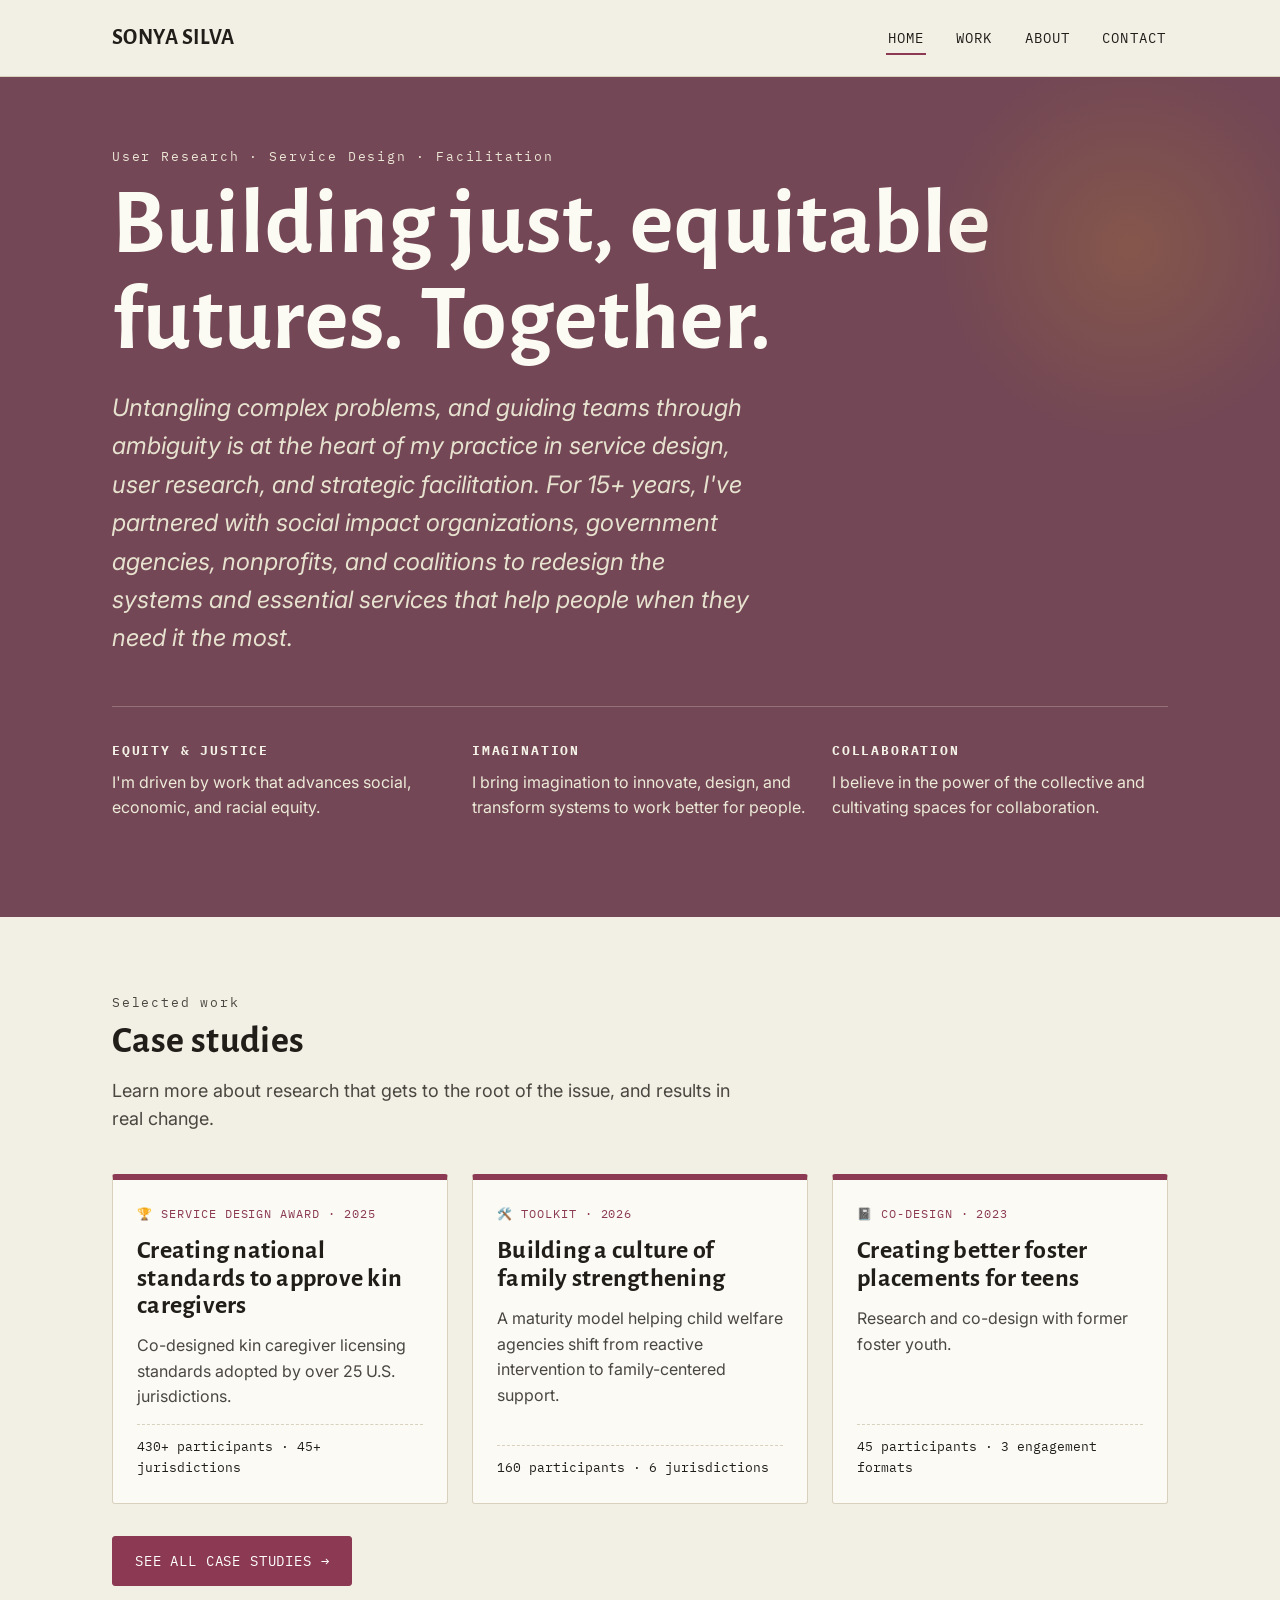
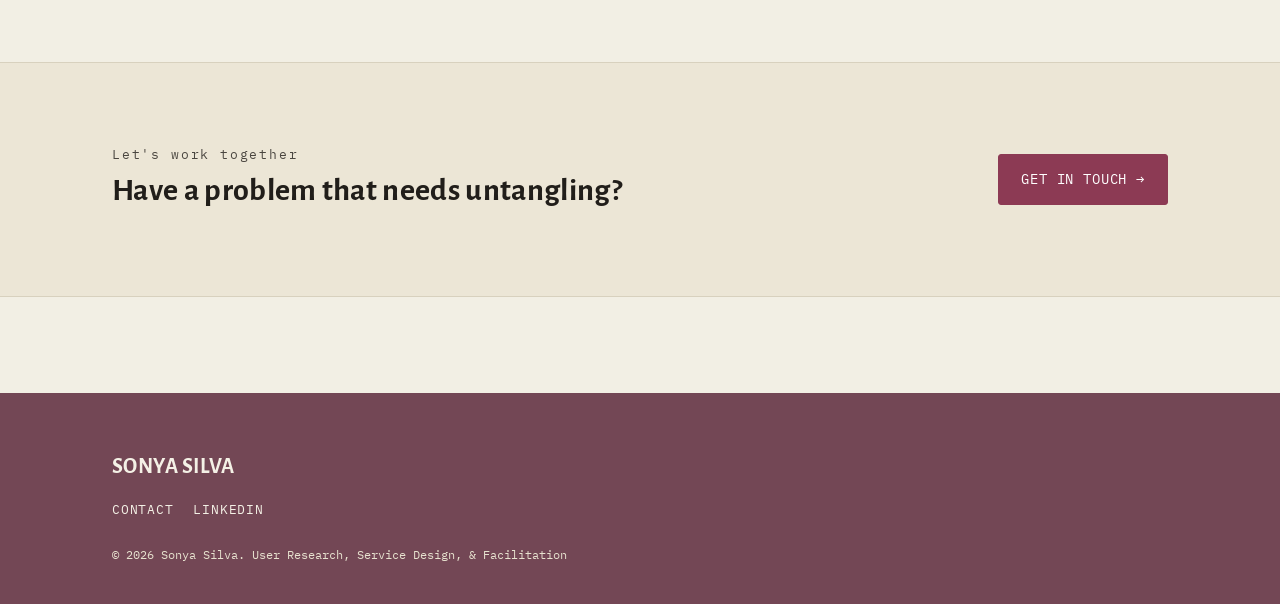
<file: index.html>
<!DOCTYPE html>
<html lang="en">
<head>
<meta charset="UTF-8">
<meta name="viewport" content="width=device-width, initial-scale=1.0">
<title>Sonya Silva — User Research, Service Design, &amp; Facilitation</title>
<meta name="description" content="UX Researcher, Service Designer, and Facilitator with 15 years of experience helping social-impact systems work better for the people who rely on them.">
<link rel="stylesheet" href="assets/styles.css">

<!-- Google tag (gtag.js) -->
<script async src="https://www.googletagmanager.com/gtag/js?id=G-XETY14N4B0"></script>
<script>
  window.dataLayer = window.dataLayer || [];
  function gtag(){dataLayer.push(arguments);}
  gtag('js', new Date());

  gtag('config', 'G-XETY14N4B0');
</script>

  
</head>
<body>
<a class="skip-link" href="#main">Skip to content</a>
<header>
  <nav class="site-nav">
    <div class="wrap">
      <a href="index.html" class="brand">SONYA <em>SILVA</em></a>
      <button class="nav-toggle" aria-expanded="false" aria-controls="nav-links">Menu</button>
      <ul class="nav-links" id="nav-links">
        <li><a href="index.html" aria-current="page">Home</a></li>
        <li><a href="work.html">Work</a></li>
        <li><a href="about.html">About</a></li>
        <li><a href="contact.html">Contact</a></li>
      </ul>
    </div>
  </nav>
</header>

<main id="main">

  <section class="hero" style="padding-top:64px;">
    <div class="wrap">
      <span class="eyebrow" style="color: var(--paper-warm);">User Research &middot; Service Design &middot; Facilitation</span>
      <h1>Building just, equitable futures. Together.</h1>

     <p class="hero__lede">Untangling complex problems, and guiding teams through ambiguity is at the heart of my practice in service design, user research, and strategic facilitation. For 15+ years, I've partnered with social impact organizations, government agencies, nonprofits, and coalitions to redesign the systems and essential services that help people when they need it the most. </p>

    <div class="hero__pillars">
        <div class="pillar reveal">
          <span class="eyebrow" style="color: inherit;"><strong>EQUITY &amp; JUSTICE</strong></span>
          <p>I'm driven by work that advances social, economic, and racial equity.</p>
        </div>
        <div class="pillar reveal">
          <span class="eyebrow" style="color: inherit;"><strong>IMAGINATION</strong></span>
          <p>I bring imagination to innovate, design, and transform systems to work better for people.</p>
        </div>
        <div class="pillar reveal">
          <span class="eyebrow" style="color: inherit;"><strong>COLLABORATION</strong></span>
          <p>I believe in the power of the collective and cultivating spaces for collaboration.</p>
        </div>
      </div>      
  </section>

  <section>
    <div class="wrap">
      <div class="section-head reveal">
        <span class="eyebrow">Selected work</span>
        <h2 style="font-size:38px;">Case studies</h2>
        <p style="font-family: var(--body); color: var(--ink-soft);">Learn more about research that gets to the root of the issue, and results in real change.</p>
      </div>

      <div class="case-grid">

        <!-- Updated: Removed gold tag color override so it matches standard case card styling -->
        <a class="case-card reveal" href="kin-standards.html">
          <span class="badge">🏆 Service Design Award &middot; 2025</span>
          <h3>Creating national standards to approve kin caregivers</h3>
          <p>Co-designed kin caregiver licensing standards adopted by over 25 U.S. jurisdictions.</p>
          <span class="stat">430+ participants &middot; 45+ jurisdictions</span>
        </a>

        <a class="case-card reveal" href="family-strengthening.html" style="--tag-color: var(--forest);">
          <span class="badge">🛠️ Toolkit &middot; 2026</span>
          <h3>Building a culture of family strengthening</h3>
          <p>A maturity model helping child welfare agencies shift from reactive intervention to family-centered support.</p>
          <span class="stat">160 participants &middot; 6 jurisdictions</span>
        </a>

        <a class="case-card reveal" href="teen-placements.html" style="--tag-color: var(--rose);">
          <span class="badge">📓 Co-design &middot; 2023</span>
          <h3>Creating better foster placements for teens</h3>
          <p>Research and co-design with former foster youth.</p>
          <span class="stat">45 participants &middot; 3 engagement formats</span>
        </a>

      </div>

      <p style="margin-top:32px;"><a class="btn btn--solid" href="work.html">See all case studies &rarr;</a></p>
    </div>
  </section>

  <section style="background: var(--paper-warm); border-top:1px solid var(--line); border-bottom:1px solid var(--line);">
    <div class="wrap" style="display:flex; justify-content:space-between; align-items:center; gap:24px; flex-wrap:wrap;">
      <div class="reveal">
        <span class="eyebrow">Let's work together</span>
        <h2 style="font-size:32px; margin-top:6px;">Have a problem that needs untangling?</h2>
      </div>
      <a class="btn btn--solid" href="contact.html">Get in touch &rarr;</a>
    </div>
  </section>

</main>

<footer class="site-footer">
  <div class="wrap">
    <div>
      <div class="brand" style="color:#F4F1E6;">SONYA <em>SILVA</em></div>
      <div class="foot-links" style="margin-top:16px;">
        <a href="contact.html">Contact</a>
        <a href="https://www.linkedin.com/in/sonyasilva/">LinkedIn</a>
      </div>
    </div>
  </div>
  <div class="wrap"><small style="color: inherit;">&copy; 2026 Sonya Silva. User Research, Service Design, &amp; Facilitation</small></div>
</footer>

<script src="assets/script.js"></script>
</body>
</html>
</file>
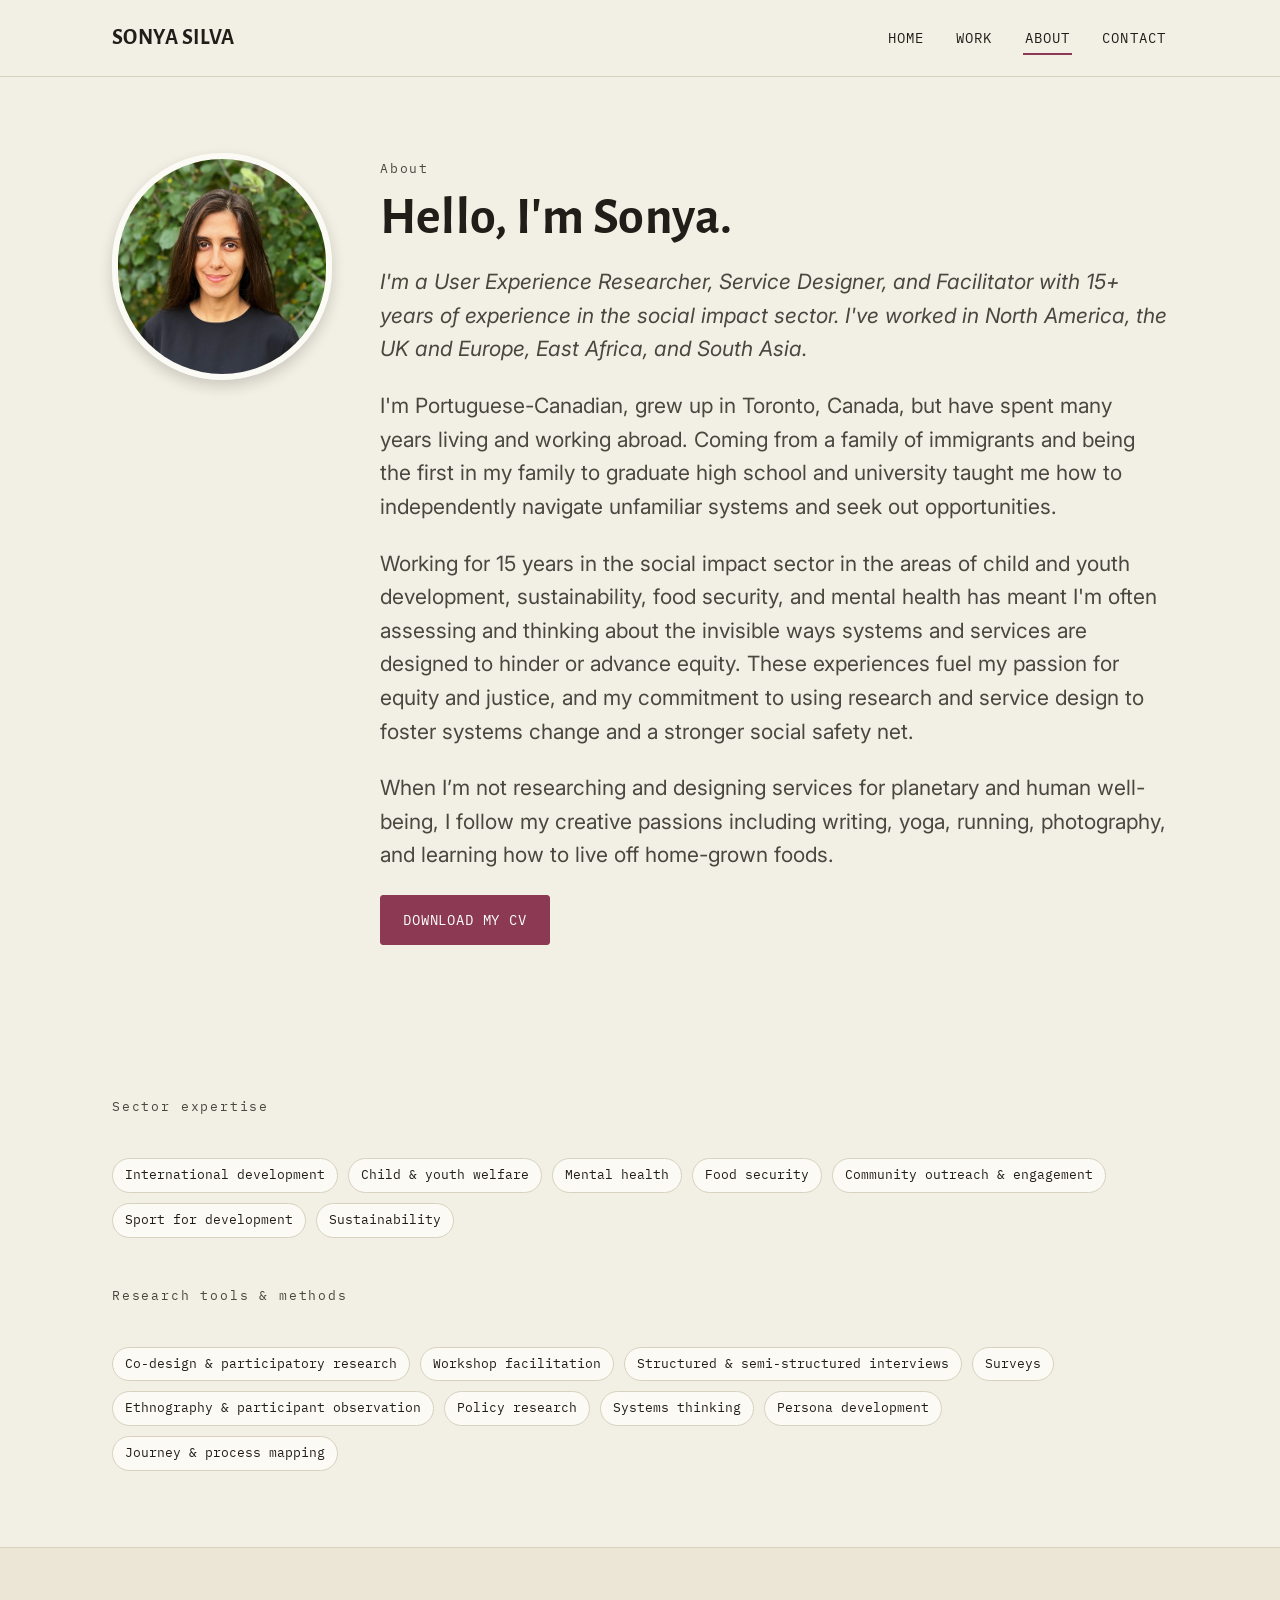
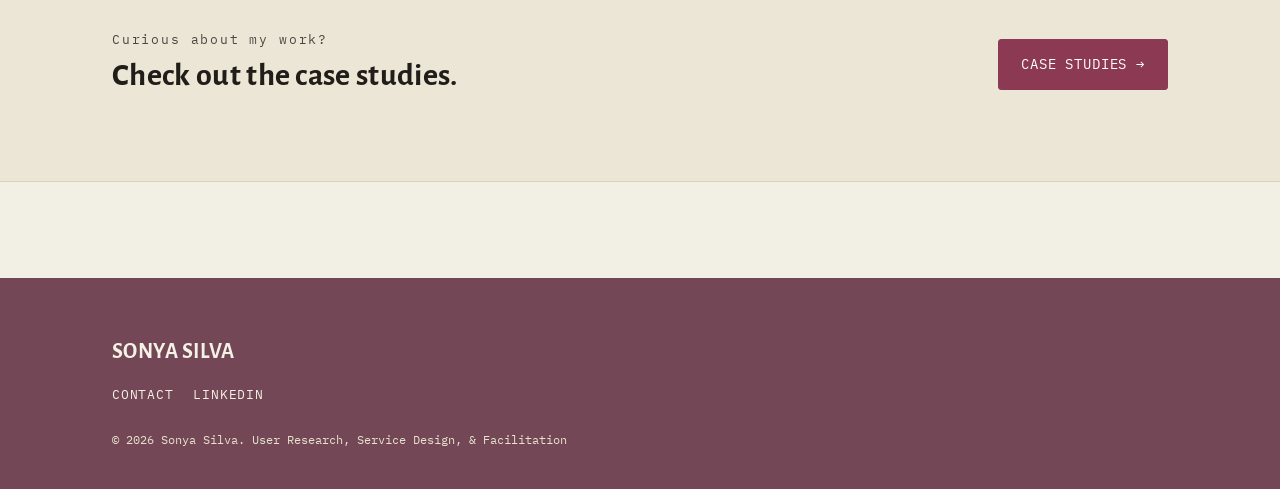
<file: about.html>
<!DOCTYPE html>
<html lang="en">
<head>
<meta charset="UTF-8">
<meta name="viewport" content="width=device-width, initial-scale=1.0">
<title>About — Sonya Silva</title>
<meta name="description" content="UX Researcher, Service Designer, and Facilitator with 15 years of experience in the social impact sector.">
<link rel="stylesheet" href="assets/styles.css">

<!-- Google tag (gtag.js) -->
<script async src="https://www.googletagmanager.com/gtag/js?id=G-XETY14N4B0"></script>
<script>
  window.dataLayer = window.dataLayer || [];
  function gtag(){dataLayer.push(arguments);}
  gtag('js', new Date());

  gtag('config', 'G-XETY14N4B0');
</script>

</head>
<body>
<a class="skip-link" href="#main">Skip to content</a>
<header>
  <nav class="site-nav">
    <div class="wrap">
      <a href="index.html" class="brand">SONYA <em>SILVA</em></a>
      <button class="nav-toggle" aria-expanded="false" aria-controls="nav-links">Menu</button>
      <ul class="nav-links" id="nav-links">
        <li><a href="index.html">Home</a></li>
        <li><a href="work.html">Work</a></li>
        <li><a href="about.html" aria-current="page">About</a></li>
        <li><a href="contact.html">Contact</a></li>
      </ul>
    </div>
  </nav>
</header>

<main id="main">

<section>
  <div class="wrap about-grid">
    <img class="about-photo reveal" src="assets/sonya-headshot.jpg" alt="Headshot of Sonya Silva" width="220" height="227">
    <div class="reveal">
      <span class="eyebrow">About</span>
      <h1 style="font-size:clamp(34px,5vw,52px); margin-top:8px;">Hello, I'm Sonya.</h1>
      <p style="font-size:21px; font-style:italic; color:var(--ink-soft);">I'm a User Experience Researcher, Service Designer, and Facilitator with 15+ years of experience in the social impact sector. I've worked in North America, the UK and Europe, East Africa, and South Asia.</p>
      
      <p style="font-size:21px; font-style:normal; color:var(--ink-soft);">I'm Portuguese-Canadian, grew up in Toronto, Canada, but have spent many years living and working abroad. Coming from a family of immigrants and being the first in my family to graduate high school and university taught me how to independently navigate unfamiliar systems and seek out opportunities.</p>
      
      <p style="font-size:21px; font-style:normal; color:var(--ink-soft);">Working for 15 years in the social impact sector in the areas of child and youth development, sustainability, food security, and mental health has meant I'm often assessing and thinking about the invisible ways systems and services are designed to hinder or advance equity. These experiences fuel my passion for equity and justice, and my commitment to using research and service design to foster systems change and a stronger social safety net.</p>
      
      <p style="font-size:21px; font-style:normal; color:var(--ink-soft);">When I’m not researching and designing services for planetary and human well-being, I follow my creative passions including writing, yoga, running, photography, and learning how to live off home-grown foods.</p>

<a href="assets/Online-Sonya-Silva-CV.pdf" target="_blank" rel="noopener" class="btn btn--solid">
  Download my CV
</a>
    
    </div>
  </div>
</section>

  <section>
    <div class="wrap">
      <div class="section-head reveal">
        <span class="eyebrow">Sector expertise</span>
      </div>
      <div class="tag-cloud reveal" style="margin-bottom:48px;">
        <span class="tag">International development</span>
        <span class="tag">Child &amp; youth welfare</span>
        <span class="tag">Mental health</span>
        <span class="tag">Food security</span>
        <span class="tag">Community outreach &amp; engagement</span>
        <span class="tag">Sport for development</span>
        <span class="tag">Sustainability</span>
      </div>

      <div class="section-head reveal">
        <span class="eyebrow">Research tools &amp; methods</span>
      </div>
      <div class="tag-cloud reveal">
        <span class="tag">Co-design &amp; participatory research</span>
        <span class="tag">Workshop facilitation</span>
        <span class="tag">Structured &amp; semi-structured interviews</span>
        <span class="tag">Surveys</span>
        <span class="tag">Ethnography &amp; participant observation</span>
        <span class="tag">Policy research</span>
        <span class="tag">Systems thinking</span>
        <span class="tag">Persona development</span>
        <span class="tag">Journey &amp; process mapping</span>
      </div>
    </div>
  </section>

  <section style="background: var(--paper-warm); border-top:1px solid var(--line); border-bottom:1px solid var(--line);">
    <div class="wrap" style="display:flex; justify-content:space-between; align-items:center; gap:24px; flex-wrap:wrap;">
      <div class="reveal">
        <span class="eyebrow">Curious about my work?</span>
        <h2 style="font-size:32px; margin-top:6px;">Check out the case studies.</h2>
      </div>
      <a class="btn btn--solid" href="work.html">Case studies &rarr;</a>
    </div>
  </section>

</main>

<footer class="site-footer">
  <div class="wrap">
    <div>
      <div class="brand" style="color:#F4F1E6;">SONYA <em>SILVA</em></div>
      <div class="foot-links" style="margin-top:16px;">
        <a href="contact.html">Contact</a>
        <a href="https://www.linkedin.com/in/sonyasilva/">LinkedIn</a>
      </div>
    </div>
  </div>
  <div class="wrap"><small style="color: inherit;">&copy; 2026 Sonya Silva. User Research, Service Design, &amp; Facilitation</small></div>
</footer>

<script src="assets/script.js"></script>
</body>
</html>
</file>
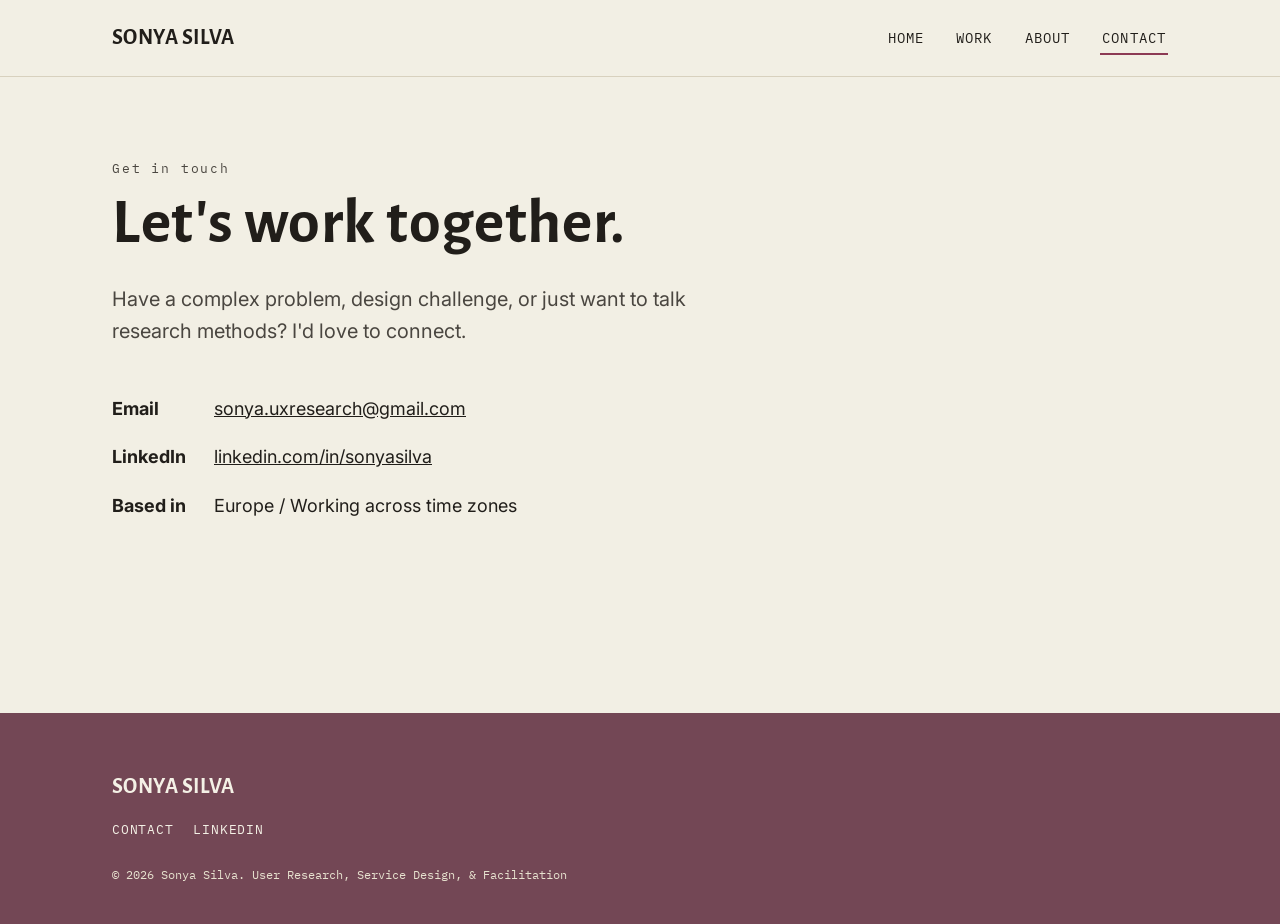
<file: contact.html>
<!DOCTYPE html>
<html lang="en">
<head>
<meta charset="UTF-8">
<meta name="viewport" content="width=device-width, initial-scale=1.0">
<title>Contact — Sonya Silva</title>
<meta name="description" content="Get in touch with Sonya Silva for user research, service design, and strategic facilitation inquiries.">
<link rel="stylesheet" href="assets/styles.css">
<style>
  /* Mobile-responsive font sizing */
  .contact-lede {
    font-size: clamp(1rem, 2.5vw, 1.25rem);
    line-height: 1.6;
    color: var(--ink-soft);
    max-width: 640px;
  }
  
  /* Vertical spacing between Email, LinkedIn, and Based in */
  .contact-details {
    display: flex;
    flex-direction: column;
    gap: 20px; /* Adjusts vertical padding between each line */
    margin: 32px 0;
    padding: 16px 0;
  }

  .contact-line {
    display: flex;
    align-items: center;
    gap: 12px;
    font-size: clamp(1rem, 2vw, 1.125rem);
    word-break: break-word; /* Prevents text overflow on narrow mobile screens */
  }

  .contact-line strong {
    min-width: 90px;
    color: var(--ink);
  }
</style>

<!-- Google tag (gtag.js) -->
<script async src="https://www.googletagmanager.com/gtag/js?id=G-XETY14N4B0"></script>
<script>
  window.dataLayer = window.dataLayer || [];
  function gtag(){dataLayer.push(arguments);}
  gtag('js', new Date());

  gtag('config', 'G-XETY14N4B0');
</script>

</head>
<body>
<a class="skip-link" href="#main">Skip to content</a>
<header>
  <nav class="site-nav">
    <div class="wrap">
      <a href="index.html" class="brand">SONYA <em>SILVA</em></a>
      <button class="nav-toggle" aria-expanded="false" aria-controls="nav-links">Menu</button>
      <ul class="nav-links" id="nav-links">
        <li><a href="index.html">Home</a></li>
        <li><a href="work.html">Work</a></li>
        <li><a href="about.html">About</a></li>
        <li><a href="contact.html" aria-current="page">Contact</a></li>
      </ul>
    </div>
  </nav>
</header>

<main id="main">
  <section style="padding-bottom:48px;">
    <div class="wrap">
      <span class="eyebrow">Get in touch</span>
      <h1 style="font-size:clamp(38px,6vw,64px); margin-top:8px;">Let's work together.</h1>
      <p class="contact-lede">Have a complex problem, design challenge, or just want to talk research methods? I'd love to connect.</p>

      <!-- Contact details with extra padding/gap between lines -->
      <div class="contact-details">
        <div class="contact-line">
          <strong>Email</strong> 
          <a href="mailto:sonya.uxresearch@gmail.com">sonya.uxresearch@gmail.com</a>
        </div>
        <div class="contact-line">
          <strong>LinkedIn</strong> 
          <a href="https://www.linkedin.com/in/sonyasilva/" target="_blank" rel="noopener">linkedin.com/in/sonyasilva</a>
        </div>
        <div class="contact-line">
          <strong>Based in</strong> 
          <span>Europe / Working across time zones</span>
        </div>
      </div>
    </div>
  </section>
</main>

<footer class="site-footer">
  <div class="wrap">
    <div>
      <div class="brand" style="color:#F4F1E6;">SONYA <em>SILVA</em></div>
      <div class="foot-links" style="margin-top:16px;">
        <a href="contact.html">Contact</a>
        <a href="https://www.linkedin.com/in/sonyasilva/">LinkedIn</a>
      </div>
    </div>
  </div>
  <div class="wrap"><small style="color: inherit;">&copy; 2026 Sonya Silva. User Research, Service Design, &amp; Facilitation</small></div>
</footer>

<script src="assets/script.js"></script>
</body>
</html>
</file>
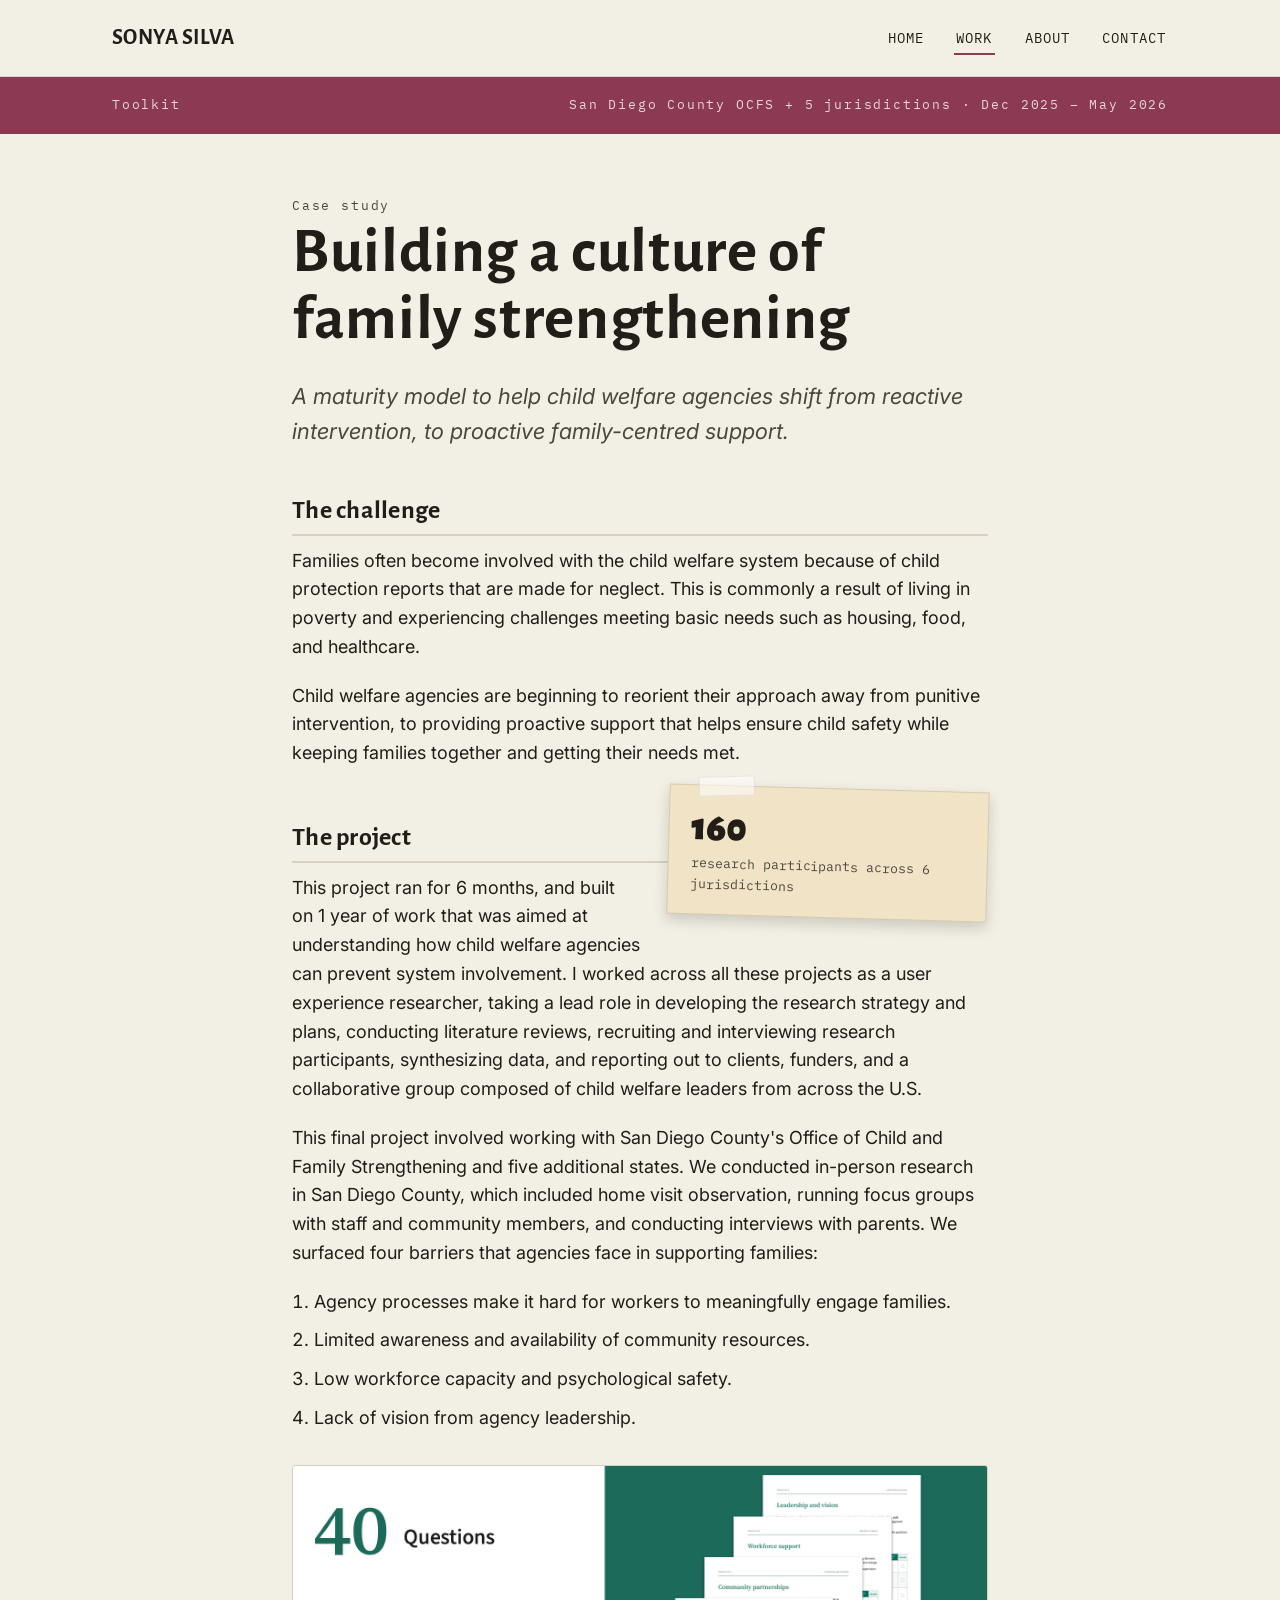
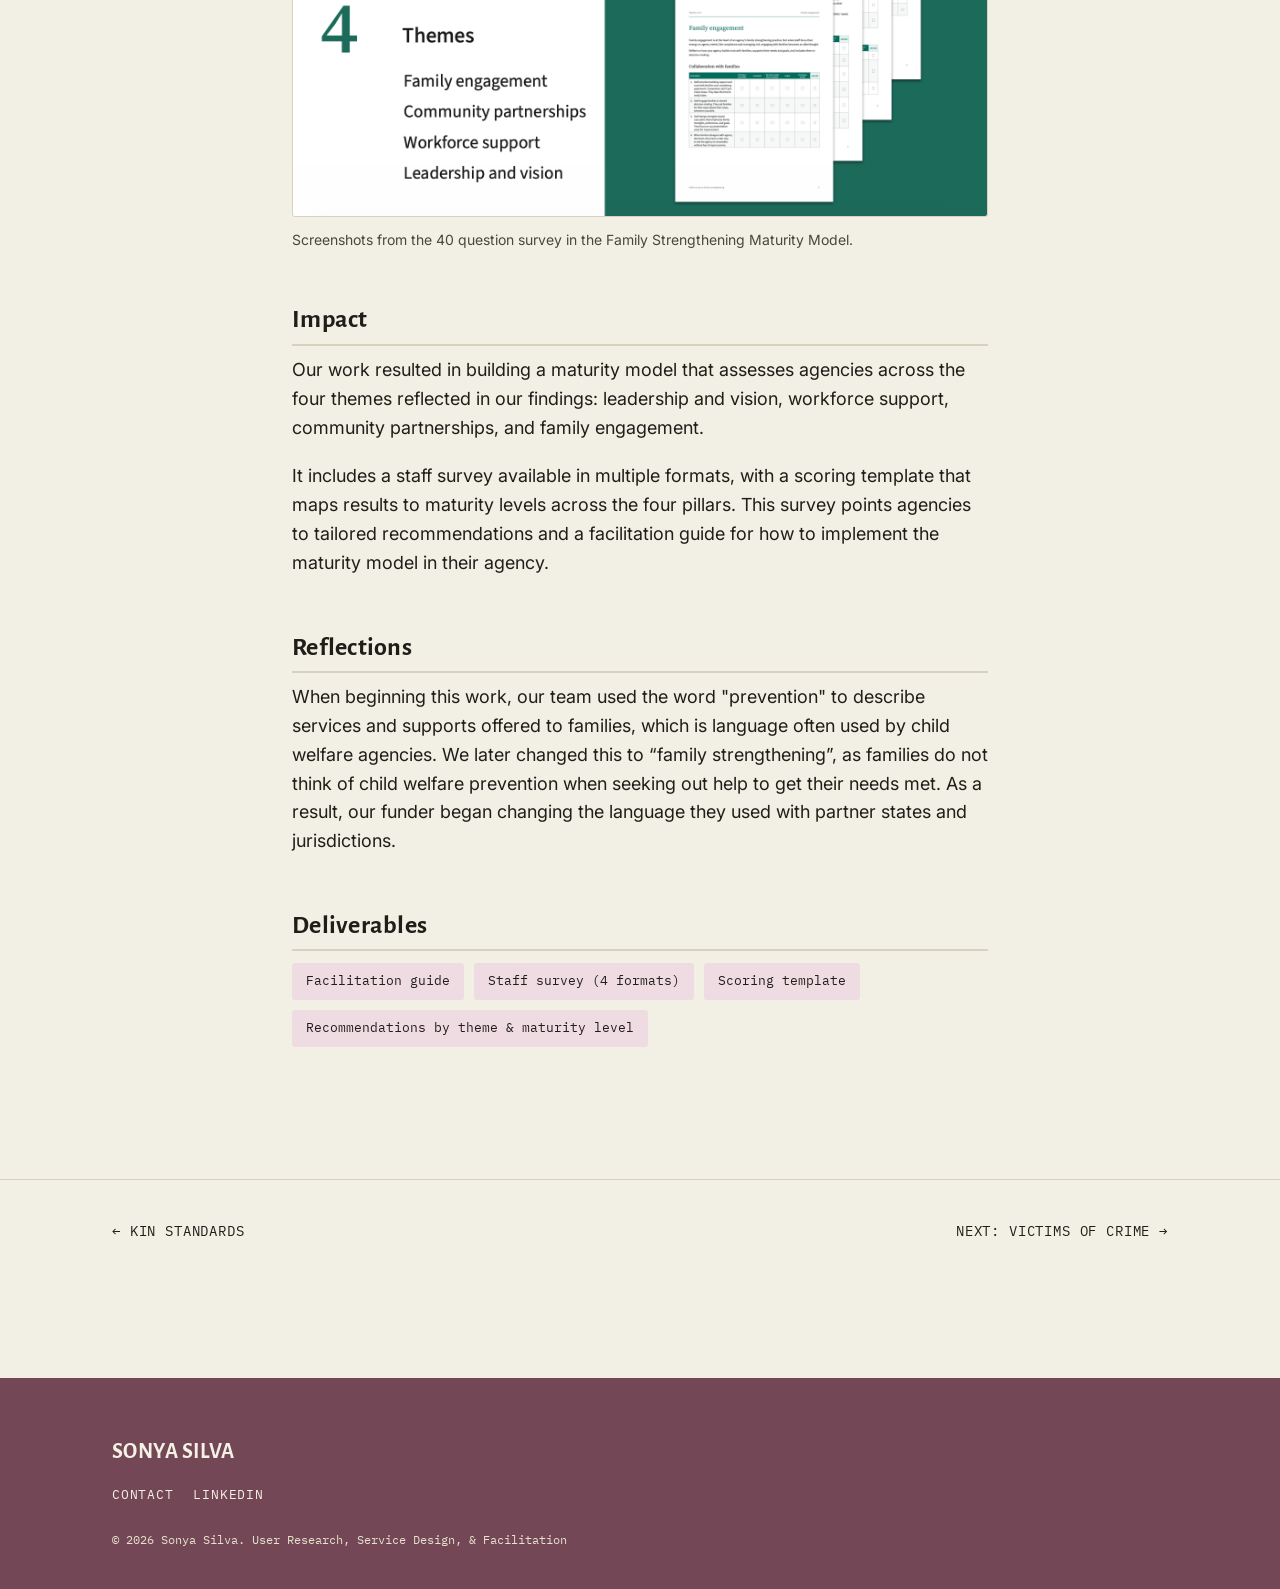
<file: family-strengthening.html>
<!DOCTYPE html>
<html lang="en">
<head>
<meta charset="UTF-8">
<meta name="viewport" content="width=device-width, initial-scale=1.0">
<title>Building a culture of family strengthening — Sonya Silva</title>
<meta name="description" content="A practical maturity model helping child welfare agencies shift from reactive to proactive family support.">
<link rel="stylesheet" href="assets/styles.css">
<style>:root{ --tag-color: var(--forest); --tag-tint: var(--forest-tint); }</style>

<!-- Google tag (gtag.js) -->
<script async src="https://www.googletagmanager.com/gtag/js?id=G-XETY14N4B0"></script>
<script>
  window.dataLayer = window.dataLayer || [];
  function gtag(){dataLayer.push(arguments);}
  gtag('js', new Date());

  gtag('config', 'G-XETY14N4B0');
</script>
  
</head>
<body>
<a class="skip-link" href="#main">Skip to content</a>
<header>
  <nav class="site-nav">
    <div class="wrap">
      <a href="index.html" class="brand">SONYA <em>SILVA</em></a>
      <button class="nav-toggle" aria-expanded="false" aria-controls="nav-links">Menu</button>
      <ul class="nav-links" id="nav-links">
        <li><a href="index.html">Home</a></li>
        <li><a href="work.html" aria-current="page">Work</a></li>
        <li><a href="about.html">About</a></li>
        <li><a href="contact.html">Contact</a></li>
      </ul>
    </div>
  </nav>
</header>

<main id="main">

  <div class="case-band"><div class="wrap">
    <span class="eyebrow">Toolkit</span>
    <span class="eyebrow">San Diego County OCFS + 5 jurisdictions &middot; Dec 2025 &ndash; May 2026</span>
  </div></div>

  <section class="case-hero">
    <div class="wrap wrap--narrow">
      <span class="eyebrow">Case study</span>
      <h1>Building a culture of family strengthening</h1>
      <p class="case-hero__subtitle">A maturity model to help child welfare agencies shift from reactive intervention, to proactive family-centred support.</p>
    </div>
  </section>

  <section style="padding-top:0;">
      <div class="wrap wrap--narrow">
      <div class="case-body">

        <h2>The challenge</h2>
        <p>Families often become involved with the child welfare system because of child protection reports that are made for neglect. This is commonly a result of living in poverty and experiencing challenges meeting basic needs such as housing, food, and healthcare.</p> 
        <p>Child welfare agencies are beginning to reorient their approach away from punitive intervention, to providing proactive support that helps ensure child safety while keeping families together and getting their needs met. </p>

        <aside class="sticky-note sticky-note--right">
          <span class="stat-num">160</span>
          <span class="stat-label">research participants across 6 jurisdictions</span>
        </aside>

        <h2>The project</h2>
        <p>This project ran for 6 months, and built on 1 year of work that was aimed at understanding how child welfare agencies can prevent system involvement. I worked across all these projects as a user experience researcher, taking a lead role in developing the research strategy and plans, conducting literature reviews, recruiting and interviewing research participants, synthesizing data, and reporting out to clients, funders, and a collaborative group composed of child welfare leaders from across the U.S.</p>
        <p>This final project involved working with San Diego County's Office of Child and Family Strengthening and five additional states. We conducted in-person research in San Diego County, which included home visit observation, running focus groups with staff and community members, and conducting interviews with parents. We surfaced four barriers that agencies face in supporting families: </p>
     
        <ol>
          <li>Agency processes make it hard for workers to meaningfully engage families.</li>
          <li>Limited awareness and availability of community resources.</li>
          <li>Low workforce capacity and psychological safety.</li>
          <li>Lack of vision from agency leadership.</li>
        </ol>

<figure class="case-figure">
    <img 
      src="assets/Family-strengthening-themes.png" 
      alt="Family strengthening themes" 
      loading="lazy"
      width="1200" 
      height="982"
    >
  </a>
  <figcaption class="case-caption">
    Screenshots from the 40 question survey in the Family Strengthening Maturity Model. 
  </figcaption>
</figure>
        
        <h2>Impact</h2>
        <p>Our work resulted in building a maturity model that assesses agencies across the four themes reflected in our findings: leadership and vision, workforce support, community partnerships, and family engagement.</p>
        <p>It includes a staff survey available in multiple formats, with a scoring template that maps results to maturity levels across the four pillars. This survey points agencies to tailored recommendations and a facilitation guide for how to implement the maturity model in their agency.</p>

        <h2>Reflections</h2>
        <p>When beginning this work, our team used the word "prevention" to describe services and supports offered to families, which is language often used by child welfare agencies. We later changed this to “family strengthening”, as families do not think of child welfare prevention when seeking out help to get their needs met. As a result, our funder began changing the language they used with partner states and jurisdictions.</p>
        
        <h2>Deliverables</h2>
        <div class="deliverables">
          <span>Facilitation guide</span>
          <span>Staff survey (4 formats)</span>
          <span>Scoring template</span>
          <span>Recommendations by theme &amp; maturity level</span>
        </div>

      </div>
    </div>
  </section>

  <nav class="case-nav">
    <div class="wrap" style="display:flex; justify-content:space-between; width:100%;">
      <a href="kin-standards.html">&larr; Kin Standards</a>
      <a href="victims-of-crime.html">Next: Victims of Crime &rarr;</a>
    </div>
  </nav>

</main>

<footer class="site-footer">
  <div class="wrap">
    <div>
      <div class="brand" style="color:#F4F1E6;">SONYA <em>SILVA</em></div>
      <div class="foot-links" style="margin-top:16px;">
        <a href="contact.html">Contact</a>
        <a href="https://www.linkedin.com/in/sonyasilva/">LinkedIn</a>
      </div>
    </div>
  </div>
  <div class="wrap"><small style="color: inherit;">&copy; 2026 Sonya Silva. User Research, Service Design, &amp; Facilitation</small></div>
</footer>

<script src="assets/script.js"></script>
</body>
</html>
</file>
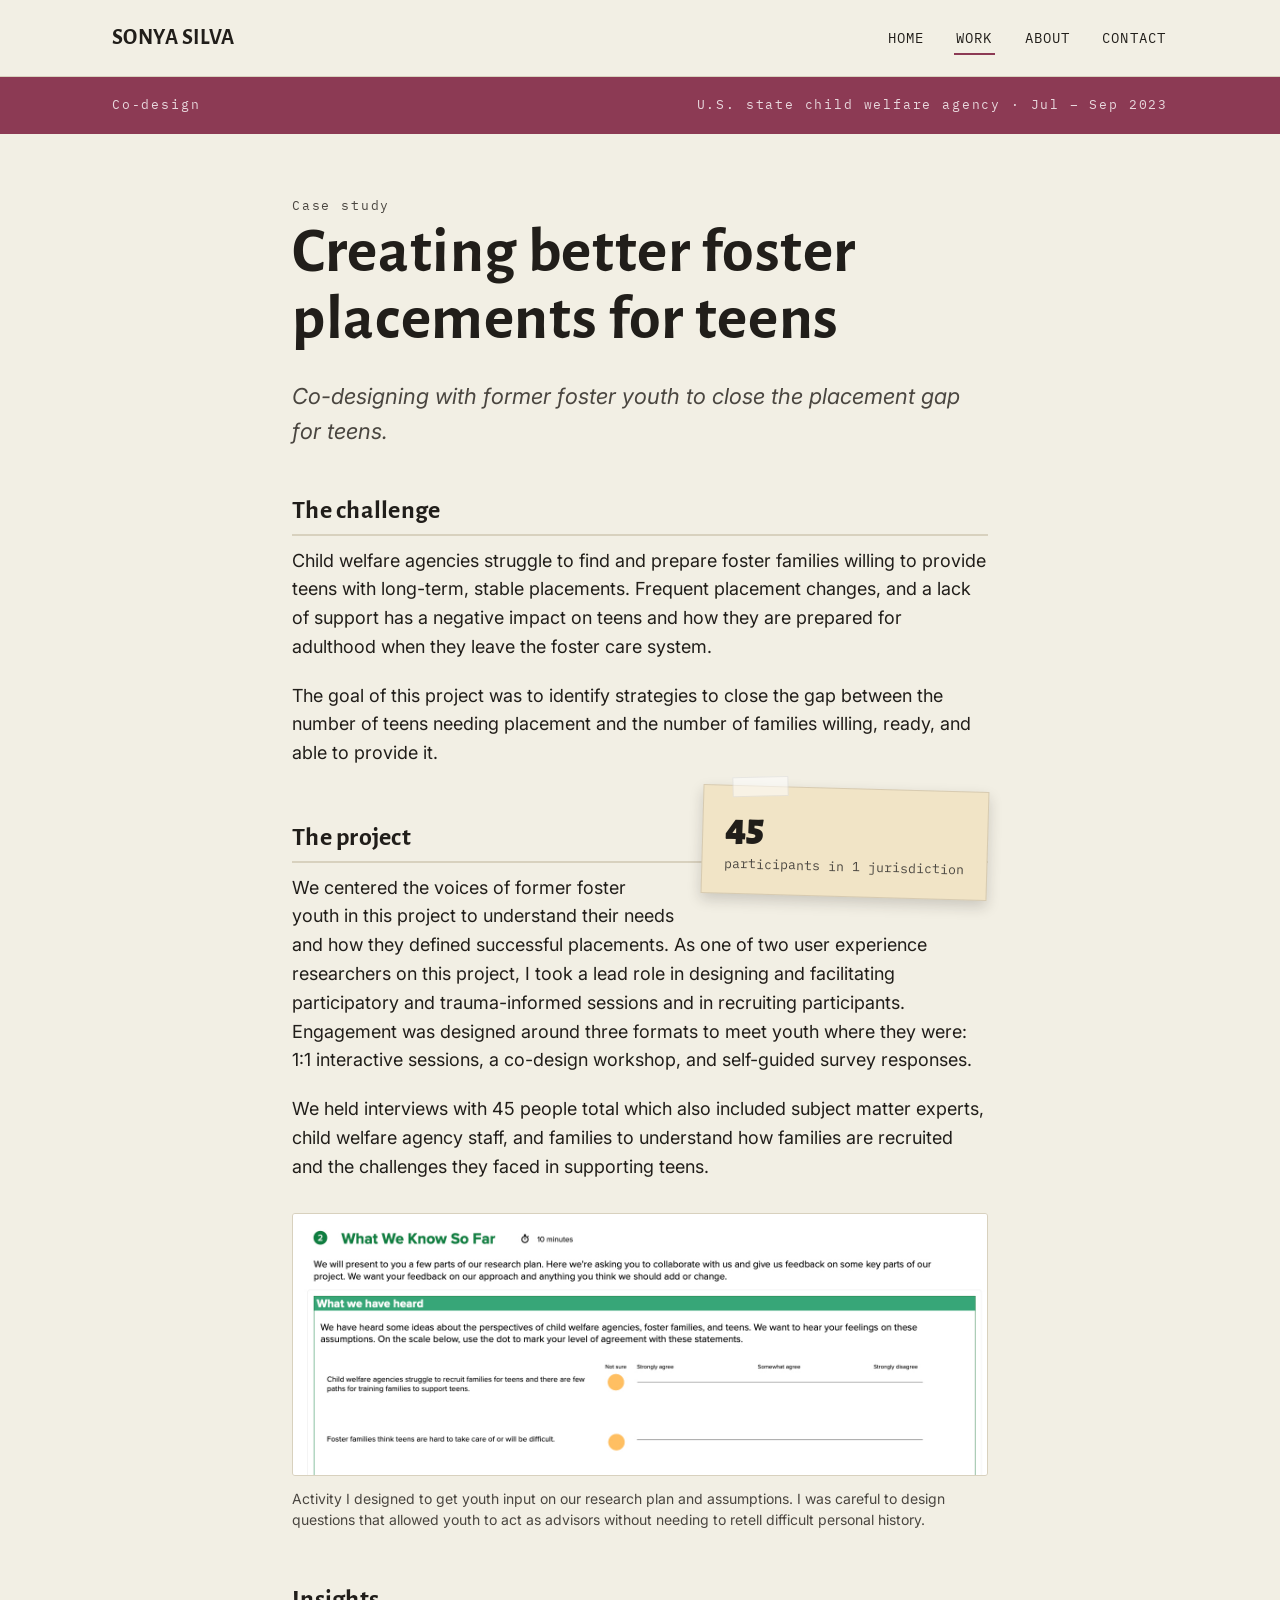
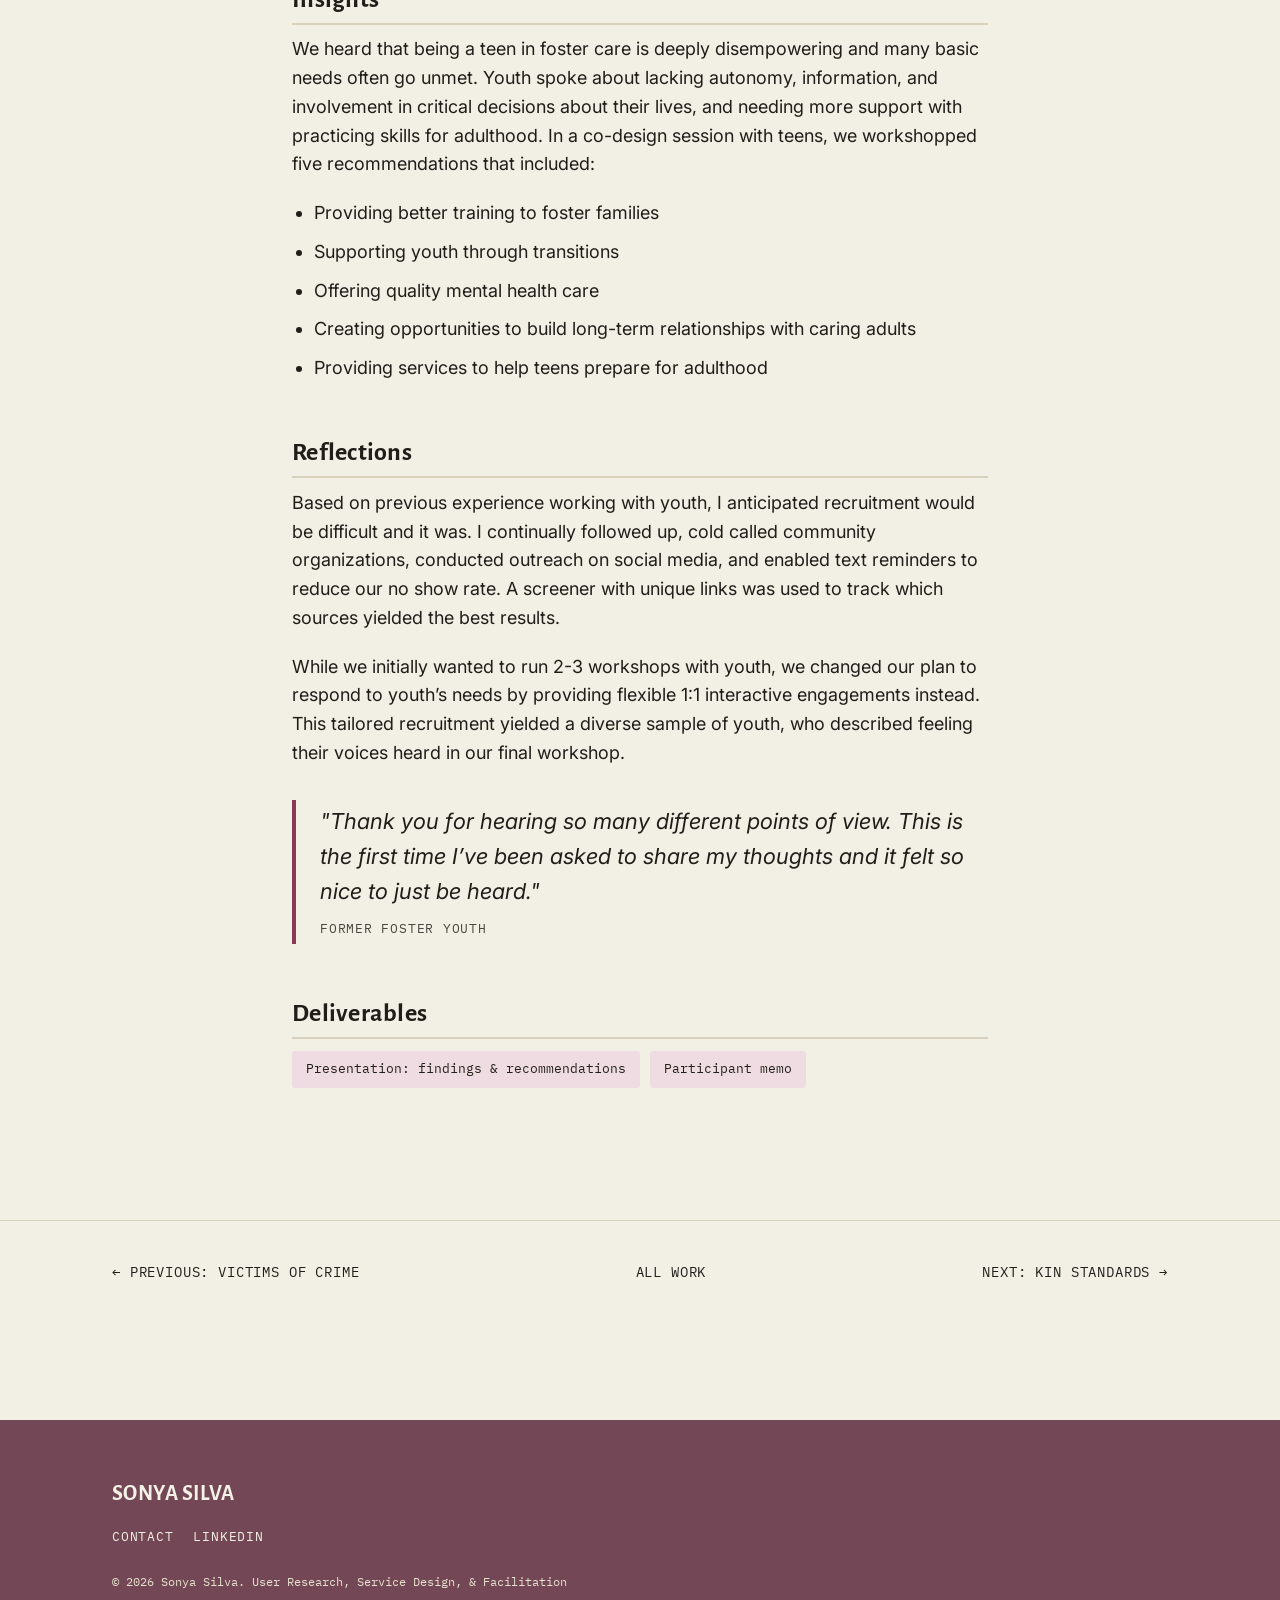
<file: teen-placements.html>
<!DOCTYPE html>
<html lang="en">
<head>
<meta charset="UTF-8">
<meta name="viewport" content="width=device-width, initial-scale=1.0">
<title>Creating better foster placements for teens — Sonya Silva</title>
<meta name="description" content="Co-designing with youth formerly in foster care to close the placement gap for teens.">
<link rel="stylesheet" href="assets/styles.css">
<style>:root{ --tag-color: var(--rose); --tag-tint: var(--rose-tint); }</style>

<!-- Google tag (gtag.js) -->
<script async src="https://www.googletagmanager.com/gtag/js?id=G-XETY14N4B0"></script>
<script>
  window.dataLayer = window.dataLayer || [];
  function gtag(){dataLayer.push(arguments);}
  gtag('js', new Date());

  gtag('config', 'G-XETY14N4B0');
</script>
  
</head>
<body>
<a class="skip-link" href="#main">Skip to content</a>
<header>
  <nav class="site-nav">
    <div class="wrap">
      <a href="index.html" class="brand">SONYA <em>SILVA</em></a>
      <button class="nav-toggle" aria-expanded="false" aria-controls="nav-links">Menu</button>
      <ul class="nav-links" id="nav-links">
        <li><a href="index.html">Home</a></li>
        <li><a href="work.html" aria-current="page">Work</a></li>
        <li><a href="about.html">About</a></li>
        <li><a href="contact.html">Contact</a></li>
      </ul>
    </div>
  </nav>
</header>

<main id="main">

  <div class="case-band"><div class="wrap">
    <span class="eyebrow">Co-design</span>
    <span class="eyebrow">U.S. state child welfare agency &middot; Jul &ndash; Sep 2023</span>
  </div></div>

  <section class="case-hero">
    <div class="wrap wrap--narrow">
      <span class="eyebrow">Case study</span>
      <h1>Creating better foster placements for teens</h1>
      <p class="case-hero__subtitle">Co-designing with former foster youth to close the placement gap for teens.</p>
    </div>
  </section>

  <section style="padding-top:0;">
    <div class="wrap wrap--narrow">
      <div class="case-body">

        <h2>The challenge</h2>
        <p>Child welfare agencies struggle to find and prepare foster families willing to provide teens with long-term, stable placements. Frequent placement changes, and a lack of support has a negative impact on teens and how they are prepared for adulthood when they leave the foster care system.</p>
        <p>The goal of this project was to identify strategies to close the gap between the number of teens needing placement and the number of families willing, ready, and able to provide it.</p>

        <aside class="sticky-note sticky-note--right" style="--tag-color:var(--gold); --tag-tint:var(--gold-tint);">
          <span class="stat-num">45</span>
          <span class="stat-label">participants in 1 jurisdiction</span>
        </aside>
        
        <h2>The project</h2>
        <p>We centered the voices of former foster youth in this project to understand their needs and how they defined successful placements. As one of two user experience researchers on this project, I took a lead role in designing and facilitating participatory and trauma-informed sessions and in recruiting participants. Engagement was designed around three formats to meet youth where they were: 1:1 interactive sessions, a co-design workshop, and self-guided survey responses.</p>
        <p>We held interviews with 45 people total which also included subject matter experts, child welfare agency staff, and families to understand how families are recruited and the challenges they faced in supporting teens.</p>

        <figure class="case-figure">
          <img 
            src="assets/Teens-workshop-activity.jpg" 
            alt="Workshop activity with teens" 
            loading="lazy"
            width="1200" 
            height="982"
          >
          <figcaption class="case-caption">
            Activity I designed to get youth input on our research plan and assumptions. I was careful to design questions that allowed youth to act as advisors without needing to retell difficult personal history. 
          </figcaption>
        </figure>

        <h2>Insights</h2>
        <p>We heard that being a teen in foster care is deeply disempowering and many basic needs often go unmet. Youth spoke about lacking autonomy, information, and involvement in critical decisions about their lives, and needing more support with practicing skills for adulthood. In a co-design session with teens, we workshopped five recommendations that included:</p> 
        <ul>  
          <li>Providing better training to foster families</li>
          <li>Supporting youth through transitions</li>
          <li>Offering quality mental health care</li>
          <li>Creating opportunities to build long-term relationships with caring adults</li>
          <li>Providing services to help teens prepare for adulthood</li>
        </ul>
        
        <h2>Reflections</h2>
        <p>Based on previous experience working with youth, I anticipated recruitment would be difficult and it was. I continually followed up, cold called community organizations, conducted outreach on social media, and enabled text reminders to reduce our no show rate. A screener with unique links was used to track which sources yielded the best results.</p>
        <p>While we initially wanted to run 2-3 workshops with youth, we changed our plan to respond to youth’s needs by providing flexible 1:1 interactive engagements instead. This tailored recruitment yielded a diverse sample of youth, who described feeling their voices heard in our final workshop.</p>

        <blockquote style="--tag-color: var(--rose);">
          "Thank you for hearing so many different points of view. This is the first time I’ve been asked to share my thoughts and it felt so nice to just be heard."
          <cite>Former foster youth</cite>
        </blockquote>

        <h2>Deliverables</h2>
        <div class="deliverables">
          <span>Presentation: findings &amp; recommendations</span>
          <span>Participant memo</span>
        </div>
      </div>
    </div>
  </section>

  <nav class="case-nav">
    <div class="wrap" style="display:flex; justify-content:space-between; align-items:center; width:100%;">
      <a href="victims-of-crime.html">&larr; Previous: Victims of Crime</a>
      <a href="work.html">All Work</a>
      <a href="kin-standards.html">Next: Kin Standards &rarr;</a>
    </div>
  </nav>

</main>

<footer class="site-footer">
  <div class="wrap">
    <div>
      <div class="brand" style="color:#F4F1E6;">SONYA <em>SILVA</em></div>
      <div class="foot-links" style="margin-top:16px;">
        <a href="contact.html">Contact</a>
        <a href="https://www.linkedin.com/in/sonyasilva/">LinkedIn</a>
      </div>
    </div>
  </div>
  <div class="wrap"><small style="color: inherit;">&copy; 2026 Sonya Silva. User Research, Service Design, &amp; Facilitation</small></div>
</footer>

<script src="assets/script.js"></script>
</body>
</html>
</file>
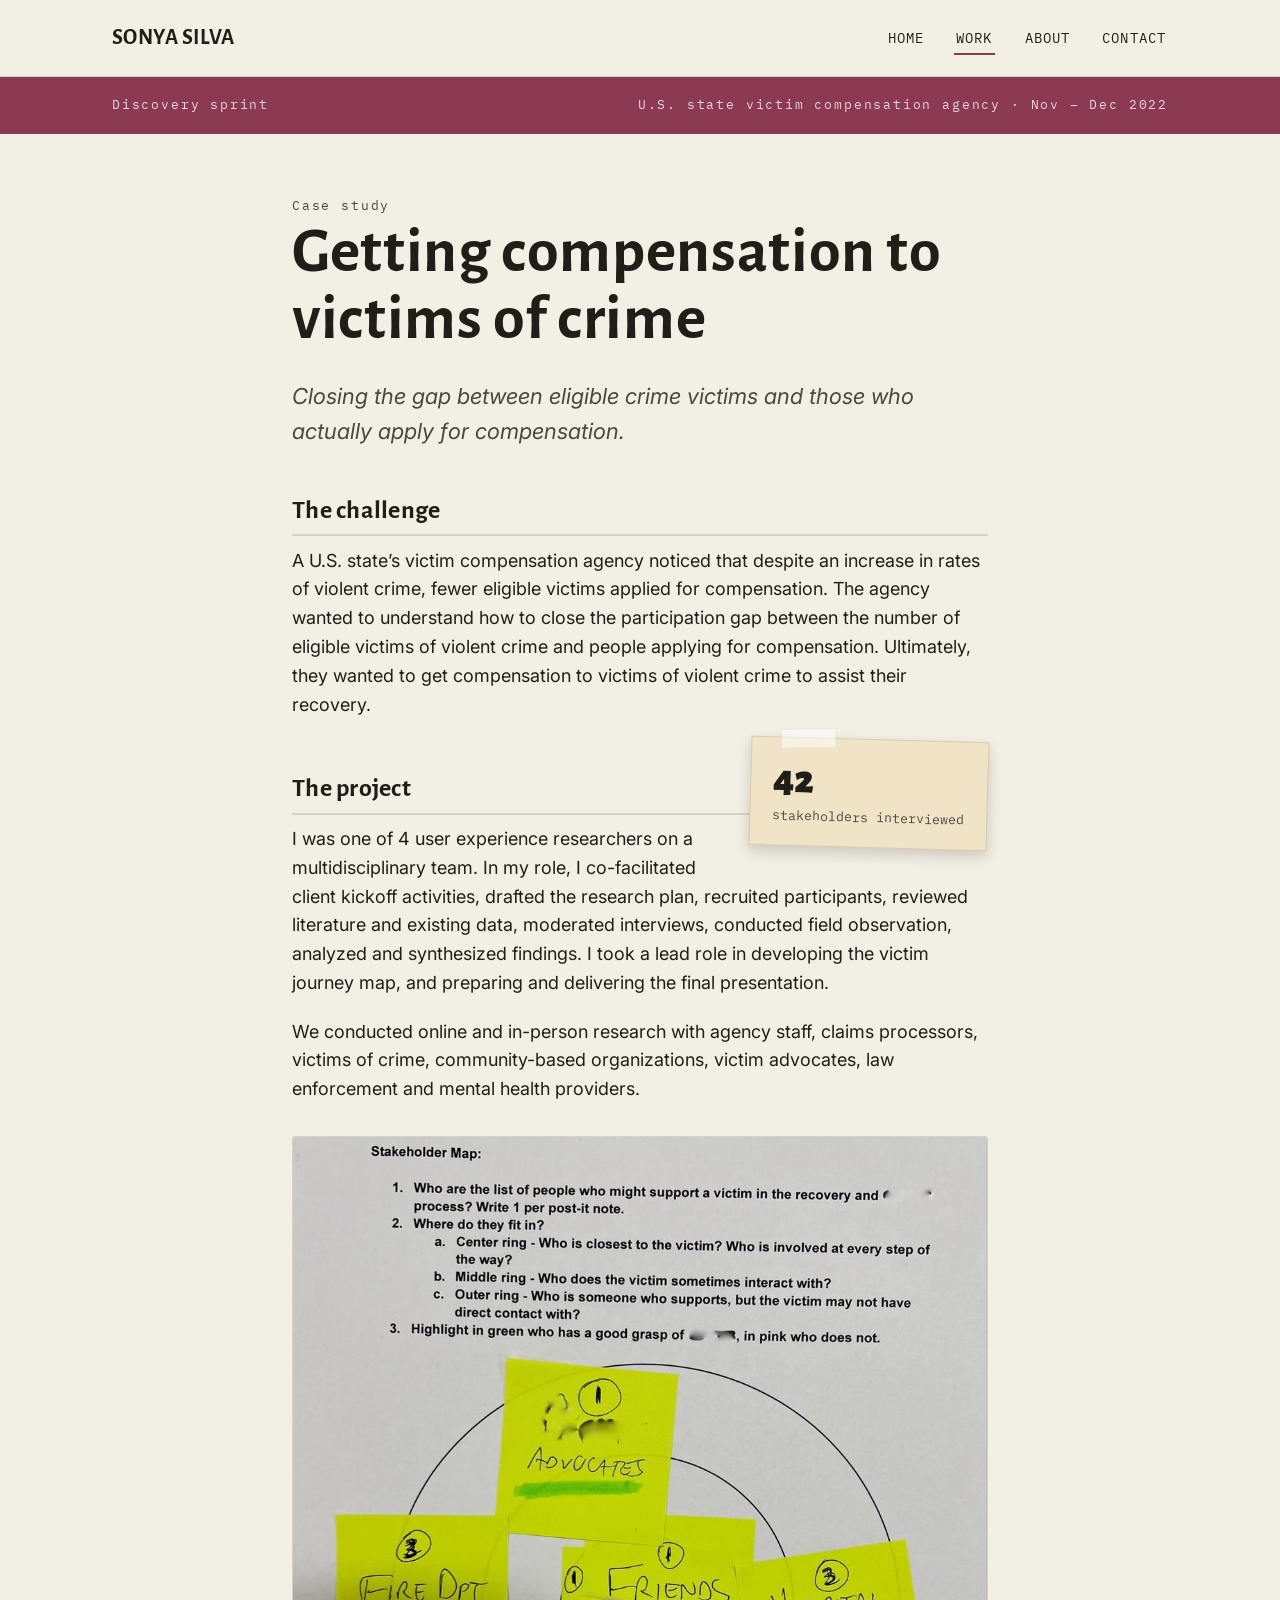
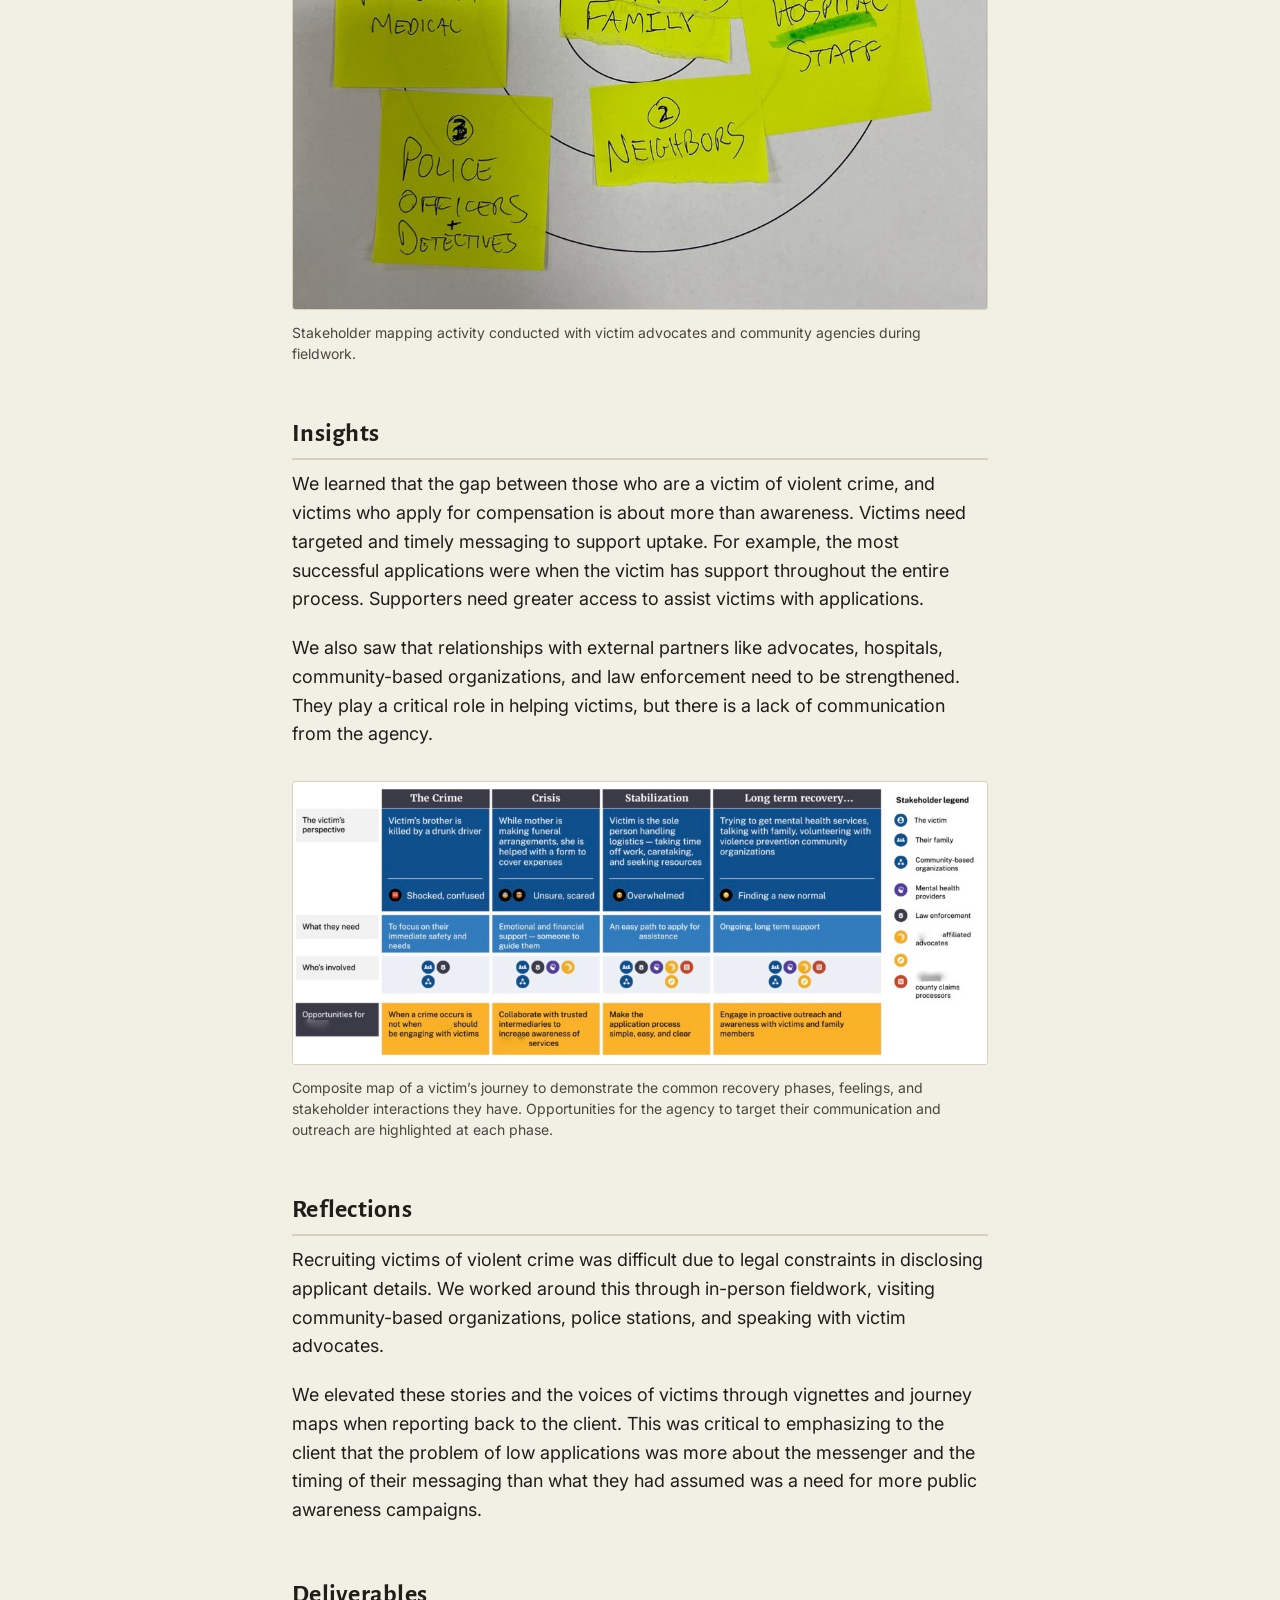
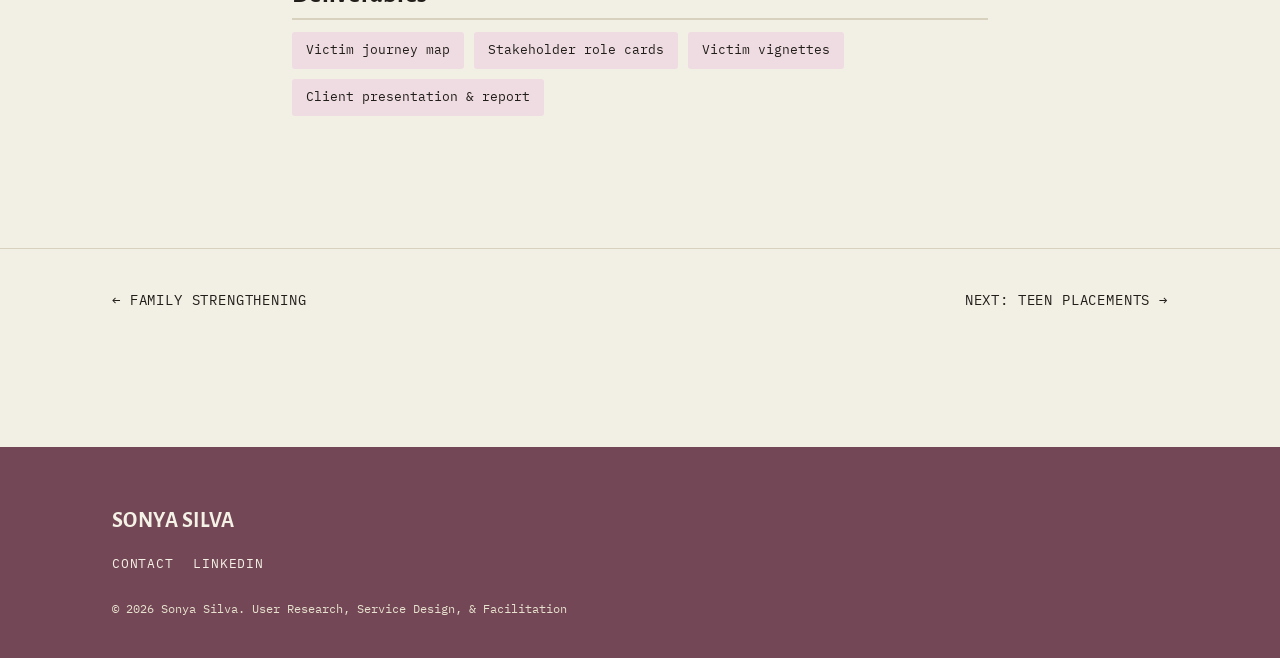
<file: victims-of-crime.html>
<!DOCTYPE html>
<html lang="en">
<head>
<meta charset="UTF-8">
<meta name="viewport" content="width=device-width, initial-scale=1.0">
<title>Getting compensation to victims of crime — Sonya Silva</title>
<meta name="description" content="Closing the gap between eligible crime victims and those who actually apply for compensation.">
<link rel="stylesheet" href="assets/styles.css">
<style>:root{ --tag-color: var(--rose); --tag-tint: var(--rose-tint); }</style>

<!-- Google tag (gtag.js) -->
<script async src="https://www.googletagmanager.com/gtag/js?id=G-XETY14N4B0"></script>
<script>
  window.dataLayer = window.dataLayer || [];
  function gtag(){dataLayer.push(arguments);}
  gtag('js', new Date());

  gtag('config', 'G-XETY14N4B0');
</script>

</head>
<body>
<a class="skip-link" href="#main">Skip to content</a>
<header>
  <nav class="site-nav">
    <div class="wrap">
      <a href="index.html" class="brand">SONYA <em>SILVA</em></a>
      <button class="nav-toggle" aria-expanded="false" aria-controls="nav-links">Menu</button>
      <ul class="nav-links" id="nav-links">
        <li><a href="index.html">Home</a></li>
        <li><a href="work.html" aria-current="page">Work</a></li>
        <li><a href="about.html">About</a></li>
        <li><a href="contact.html">Contact</a></li>
      </ul>
    </div>
  </nav>
</header>

<main id="main">

  <div class="case-band"><div class="wrap">
    <span class="eyebrow">Discovery sprint</span>
    <span class="eyebrow">U.S. state victim compensation agency &middot; Nov &ndash; Dec 2022</span>
  </div></div>

  <section class="case-hero">
    <div class="wrap wrap--narrow">
      <span class="eyebrow">Case study</span>
      <h1>Getting compensation to victims of crime</h1>
      <p class="case-hero__subtitle">Closing the gap between eligible crime victims and those who actually apply for compensation.</p>
    </div>
  </section>

  <section style="padding-top:0;">
    <div class="wrap wrap--narrow">
      <div class="case-body">

        <h2>The challenge</h2>
        <p>A U.S. state’s victim compensation agency noticed that despite an increase in rates of violent crime, fewer eligible victims applied for compensation. The agency wanted to understand how to close the participation gap between the number of eligible victims of violent crime and people applying for compensation. Ultimately, they wanted to get compensation to victims of violent crime to assist their recovery. </p>
  
        <aside class="sticky-note sticky-note--right" style="--tag-color:var(--gold); --tag-tint:var(--gold-tint);">
          <span class="stat-num">42</span>
          <span class="stat-label">stakeholders interviewed</span>
        </aside>
        
        <h2>The project</h2>
        <p>I was one of 4 user experience researchers on a multidisciplinary team. In my role, I co-facilitated client kickoff activities, drafted the research plan, recruited participants, reviewed literature and existing data, moderated interviews, conducted field observation, analyzed and synthesized findings. I took a lead role in developing the victim journey map, and preparing and delivering the final presentation. </p>
        <p>We conducted online and in-person research with agency staff, claims processors, victims of crime, community-based organizations, victim advocates, law enforcement and mental health providers.</p>

        
        <figure class="case-figure reveal">
          <img src="assets/stakeholder-mapping.jpg" alt="Stakeholder mapping activity conducted with research participants." loading="lazy">
           <figcaption class="case-caption">Stakeholder mapping activity conducted with victim advocates and community agencies during fieldwork. </figcaption>
        </figure>

        <h2>Insights</h2>
        <p>We learned that the gap between those who are a victim of violent crime, and victims who apply for compensation is about more than awareness. Victims need targeted and timely messaging to support uptake. For example, the most successful applications were when the victim has support throughout the entire process. Supporters need greater access to assist victims with applications.</p>
        <p>We also saw that relationships with external partners like advocates, hospitals, community-based organizations, and law enforcement need to be strengthened. They play a critical role in helping victims, but there is a lack of communication from the agency.</p>  
  
        <figure class="case-figure reveal">
          <img src="assets/Victim_Journey_Map_redacted.jpeg" alt="Journey map of the victim experience" loading="lazy">
           <figcaption class="case-caption">Composite map of a victim’s journey to demonstrate the common recovery phases, feelings, and stakeholder interactions they have. Opportunities for the agency to target their communication and outreach are highlighted at each phase.</figcaption>
        </figure>
      
        <h2>Reflections</h2>
        <p>Recruiting victims of violent crime was difficult due to legal constraints in disclosing applicant details. We worked around this through in-person fieldwork, visiting community-based organizations, police stations, and speaking with victim advocates.</p> 
        <p>We elevated these stories and the voices of victims through vignettes and journey maps when reporting back to the client. This was critical to emphasizing to the client that the problem of low applications was more about the messenger and the timing of their messaging than what they had assumed was a need for more public awareness campaigns.</p>
        
        <h2>Deliverables</h2>
        <div class="deliverables">
          <span>Victim journey map</span>
          <span>Stakeholder role cards</span>
          <span>Victim vignettes</span>
          <span>Client presentation &amp; report</span>
        </div>

      </div>
    </div>
  </section>

  <nav class="case-nav">
    <div class="wrap" style="display:flex; justify-content:space-between; width:100%;">
      <a href="family-strengthening.html">&larr; Family Strengthening</a>
      <a href="teen-placements.html">Next: Teen Placements &rarr;</a>
    </div>
  </nav>

</main>

<footer class="site-footer">
  <div class="wrap">
    <div>
      <div class="brand" style="color:#F4F1E6;">SONYA <em>SILVA</em></div>
      <div class="foot-links" style="margin-top:16px;">
        <a href="contact.html">Contact</a>
        <a href="https://www.linkedin.com/in/sonyasilva/">LinkedIn</a>
      </div>
    </div>
  </div>
  <div class="wrap"><small style="color: inherit;">&copy; 2026 Sonya Silva. User Research, Service Design, &amp; Facilitation</small></div>
</footer>

<script src="assets/script.js"></script>
</body>
</html>
</file>
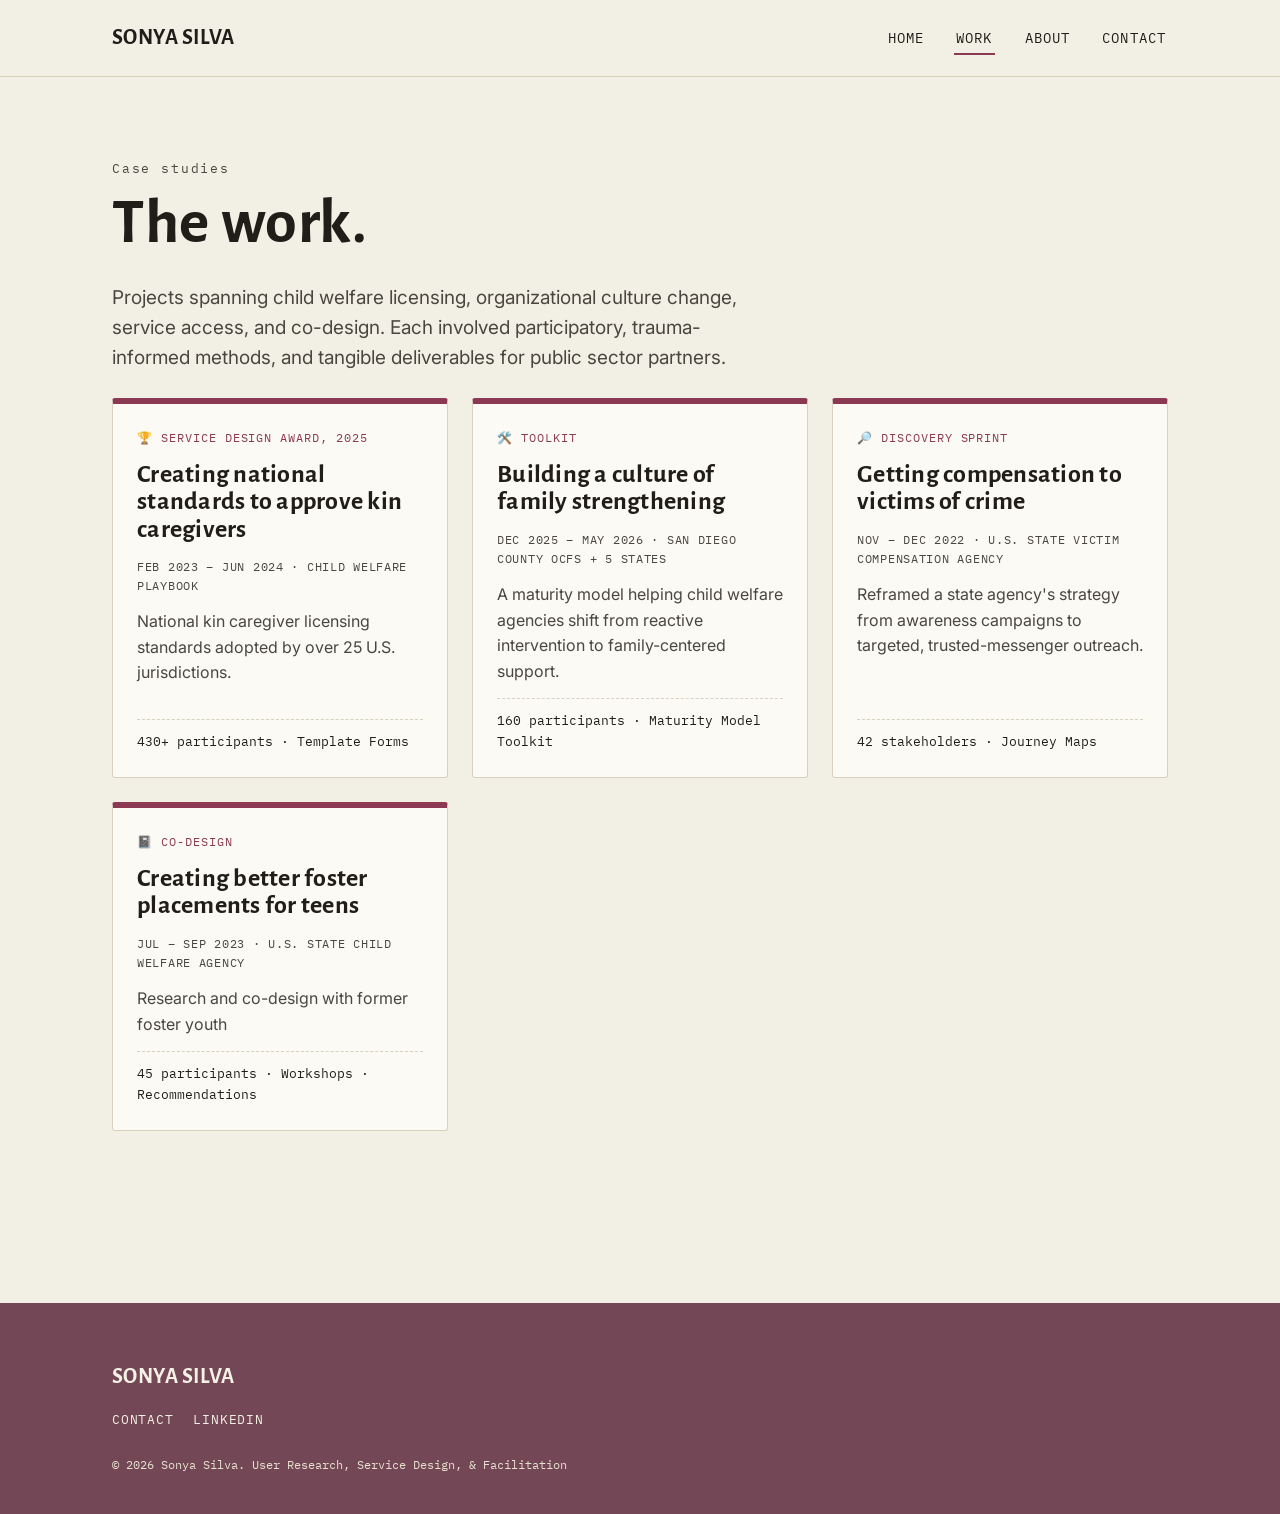
<file: work.html>
<!DOCTYPE html>
<html lang="en">
<head>
<meta charset="UTF-8">
<meta name="viewport" content="width=device-width, initial-scale=1.0">
<title>Work — Sonya Silva</title>
<meta name="description" content="Case studies in user research and service design across child welfare, criminal justice, and youth foster care systems.">
<link rel="stylesheet" href="assets/styles.css">

<!-- Google tag (gtag.js) -->
<script async src="https://www.googletagmanager.com/gtag/js?id=G-XETY14N4B0"></script>
<script>
  window.dataLayer = window.dataLayer || [];
  function gtag(){dataLayer.push(arguments);}
  gtag('js', new Date());

  gtag('config', 'G-XETY14N4B0');
</script>
  
</head>
<body>
<a class="skip-link" href="#main">Skip to content</a>
<header>
  <nav class="site-nav">
    <div class="wrap">
      <a href="index.html" class="brand">SONYA <em>SILVA</em></a>
      <button class="nav-toggle" aria-expanded="false" aria-controls="nav-links">Menu</button>
      <ul class="nav-links" id="nav-links">
        <li><a href="index.html">Home</a></li>
        <li><a href="work.html" aria-current="page">Work</a></li>
        <li><a href="about.html">About</a></li>
        <li><a href="contact.html">Contact</a></li>
      </ul>
    </div>
  </nav>
</header>

<main id="main">
  <section style="padding-bottom:24px;">
    <div class="wrap">
      <span class="eyebrow">Case studies</span>
      <h1 style="font-size:clamp(38px,6vw,64px); margin-top:8px;">The work.</h1>
      <p style="max-width:640px; font-size:19px; color:var(--ink-soft);">Projects spanning child welfare licensing, organizational culture change, service access, and co-design. Each involved participatory, trauma-informed methods, and tangible deliverables for public sector partners.</p>
    </div>
  </section>

  <section style="padding-top:0;">
    <div class="wrap">
      <div class="case-grid">

        <a class="case-card reveal" href="kin-standards.html" style="--tag-color: var(--rose);">
          <span class="badge">🏆 Service Design Award, 2025</span>
          <h3>Creating national standards to approve kin caregivers</h3>
          <p class="meta">Feb 2023 &ndash; Jun 2024 &middot; Child Welfare Playbook</p>
          <p>National kin caregiver licensing standards adopted by over 25 U.S. jurisdictions.</p>
          <span class="stat">430+ participants &middot; Template Forms</span>
        </a>

        <a class="case-card reveal" href="family-strengthening.html" style="--tag-color: var(--rose);">
          <span class="badge">🛠️ Toolkit</span>
          <h3>Building a culture of family strengthening</h3>
          <p class="meta">Dec 2025 &ndash; May 2026 &middot; San Diego County OCFS + 5 states</p>
          <p>A maturity model helping child welfare agencies shift from reactive intervention to family-centered support.</p>
          <span class="stat">160 participants &middot; Maturity Model Toolkit</span>
        </a>

        <a class="case-card reveal" href="victims-of-crime.html" style="--tag-color: var(--rose);">
          <span class="badge">🔎 Discovery sprint</span>
          <h3>Getting compensation to victims of crime</h3>
          <p class="meta">Nov &ndash; Dec 2022 &middot; U.S. state victim compensation agency</p>
          <p>Reframed a state agency's strategy from awareness campaigns to targeted, trusted-messenger outreach.</p>
          <span class="stat">42 stakeholders &middot; Journey Maps</span>
        </a>

        <a class="case-card reveal" href="teen-placements.html" style="--tag-color: var(--rose);">
          <span class="badge">📓 Co-design</span>
          <h3>Creating better foster placements for teens</h3>
          <p class="meta">Jul &ndash; Sep 2023 &middot; U.S. state child welfare agency</p>
          <p>Research and co-design with former foster youth</p>
          <span class="stat">45 participants &middot; Workshops &middot; Recommendations</span>
        </a>

      </div>
    </div>
  </section>
</main>

<footer class="site-footer">
  <div class="wrap">
    <div>
      <div class="brand" style="color:#F4F1E6;">SONYA <em>SILVA</em></div>
      <div class="foot-links" style="margin-top:16px;">
        <a href="contact.html">Contact</a>
        <a href="https://www.linkedin.com/in/sonyasilva/">LinkedIn</a>
      </div>
    </div>
  </div>
  <div class="wrap"><small style="color: inherit;">&copy; 2026 Sonya Silva. User Research, Service Design, &amp; Facilitation</small></div>
</footer>

<script src="assets/script.js"></script>
</body>
</html>
</file>
<file: assets/styles.css>
/* ============================================================
   Sonya Silva — UX Research Portfolio
   Design tokens: warm fieldnotes-meets-case-file aesthetic,
   grounded in the actual materials of her research practice
   (index cards, sticky notes, process maps, agency forms).
   ============================================================ */

@import url('https://fonts.googleapis.com/css2?family=Alegreya+Sans:wght@400;500;700;800&family=Inter:ital,wght@0,400;0,500;0,600;1,400&family=IBM+Plex+Mono:wght@400;500;600&display=swap');

:root{
  /* paper + ink */
  --paper: #F2EFE4;
  --paper-warm: #ECE6D6;
  --card: #FBFAF5;
  --ink: #211E1A;
  --ink-soft: #4A4640;
  --line: #D8D1BE;

  /* brand */
  --rose: #8C3A54;
  --rose-deep: #734755;
  --rose-tint: #EFDCE2;

  /* case-study accents */
  --gold: #B9862F;
  --gold-tint: #F1E4C6;
  --navy: #33547A;
  --navy-tint: #DCE3EC;
  --rose: #8C3A54;
  --rose-tint: #EFDCE2;

  --radius: 3px;
  --shadow-note: 0 6px 14px rgba(33,30,26,0.18);

  --display: 'Alegreya Sans', sans-serif;
  --body: 'Inter', -apple-system, BlinkMacSystemFont, sans-serif;
  --mono: 'IBM Plex Mono', ui-monospace, monospace;
}

*{ box-sizing: border-box; }
html{ scroll-behavior: smooth; }
@media (prefers-reduced-motion: reduce){
  html{ scroll-behavior: auto; }
  *{ animation-duration: 0.01ms !important; animation-iteration-count: 1 !important; transition-duration: 0.01ms !important; }
}

body{
  margin: 0;
  background: var(--paper);
  color: var(--ink);
  font-family: var(--body);
  font-size: 18px;
  line-height: 1.6;
  -webkit-font-smoothing: antialiased;
}

img{ max-width: 100%; display: block; }
a{ color: inherit; }

h1,h2,h3,h4{
  font-family: var(--display);
  font-weight: 700;
  letter-spacing: 0.01em;
  line-height: 1.05;
  margin: 0 0 0.4em;
}

.eyebrow{
  font-family: var(--mono);
  font-size: 13px;
  letter-spacing: 0.14em;
  color: var(--ink-soft);
}

p{ margin: 0 0 1.1em; }
p:last-child{ margin-bottom: 0; }

.wrap{
  max-width: 1120px;
  margin: 0 auto;
  padding: 0 32px;
}
.wrap--narrow{ max-width: 760px; }

/* ---------- skip link / focus ---------- */
.skip-link{
  position:absolute; left:-999px; top:0; background:var(--rose); color:#fff;
  padding:10px 16px; z-index:200; font-family:var(--mono); font-size:14px;
}
.skip-link:focus{ left:16px; top:16px; }
a:focus-visible, button:focus-visible{
  outline: 3px solid var(--gold);
  outline-offset: 2px;
}

/* ---------- nav ---------- */
.site-nav{
  position: sticky; top: 0; z-index: 100;
  background: var(--paper);
  border-bottom: 1px solid var(--line);
}
.site-nav .wrap{
  display:flex; align-items:center; justify-content:space-between;
  height: 76px;
}
.brand{
  font-family: var(--display);
  font-weight: 700;
  font-size: 22px;
  letter-spacing: 0.02em;
  text-decoration:none;
  color: var(--ink);
}
.brand em{
  font-style: normal;
  font-weight: inherit;
  color: inherit;
}
.nav-links{
  display:flex; gap: 28px; list-style:none; margin:0; padding:0;
  font-family: var(--mono); font-size: 14px; text-transform: uppercase; letter-spacing: 0.08em;
}
.nav-links a{
  text-decoration:none; padding: 6px 2px; border-bottom: 2px solid transparent;
}
.nav-links a:hover, .nav-links a[aria-current="page"]{
  border-bottom-color: var(--rose);
}
.nav-toggle{ display:none; }

@media (max-width: 720px){
  .nav-links{
    position:fixed; inset: 76px 0 0 0; background: var(--paper);
    flex-direction:column; gap:0; padding: 8px 32px;
    transform: translateY(-8px); opacity:0; pointer-events:none;
    transition: opacity .2s ease, transform .2s ease;
  }
  .nav-links.is-open{ opacity:1; transform:translateY(0); pointer-events:auto; }
  .nav-links li{ border-bottom:1px solid var(--line); }
  .nav-links a{ display:block; padding: 16px 0; }
  .nav-toggle{
    display:block; background:none; border: 1px solid var(--ink); border-radius: var(--radius);
    width: 40px; height: 36px; font-family: var(--mono); cursor:pointer;
  }
}

/* ---------- hero ---------- */
.hero{
  background: var(--rose-deep);
  color: #F4F1E6;
  padding: 84px 0 96px;
  position: relative;
  overflow: hidden;
}
.hero::after{
  content:"";
  position:absolute; right:-60px; top:-40px; width:420px; height:420px;
  background: radial-gradient(circle, rgba(185,134,47,0.25), transparent 65%);
}
.hero .eyebrow{ color: #BFD6CC; }
.hero h1{
  font-size: clamp(48px, 8vw, 92px);
  margin: 6px 0 20px;
  color: #FBFAF3;
}
.hero__lede{
  font-family: var(--body);
  font-size: clamp(19px, 2.4vw, 24px);
  max-width: 640px;
  color: #E7E2CF;
  font-style: italic;
}
.hero__pillars{
  margin-top: 48px;
  display:grid; grid-template-columns: repeat(3, 1fr); gap: 24px;
  border-top: 1px solid rgba(244,241,230,0.25);
  padding-top: 28px;
}
.pillar .eyebrow{ color: #C9A85A; }
.pillar p{ color:#EDEAD8; font-size:16px; margin-top:6px; }
@media (max-width: 760px){
  .hero__pillars{ grid-template-columns: 1fr; }
}

/* ---------- section scaffolding ---------- */
section{ padding: 76px 0; }
.section-head{ max-width: 640px; margin-bottom: 40px; }
.section-head .eyebrow{ margin-bottom: 8px; display:block; }

/* ---------- case study cards ---------- */
.case-grid{
  display:grid; grid-template-columns: repeat(3, 1fr); gap: 24px;
}
@media (max-width: 900px){ .case-grid{ grid-template-columns: 1fr 1fr; } }
@media (max-width: 620px){ .case-grid{ grid-template-columns: 1fr; } }

.case-card{
  background: var(--card);
  border: 1px solid var(--line);
  border-radius: var(--radius);
  padding: 24px;
  text-decoration:none;
  color: var(--ink);
  display:flex; flex-direction:column; gap: 14px;
  border-top: 6px solid var(--tag-color, var(--rose));
  transition: transform .15s ease, box-shadow .15s ease;
}
.case-card:hover{
  transform: translateY(-3px);
  box-shadow: 0 10px 24px rgba(33,30,26,0.12);
}
.case-card .badge{
  display:inline-flex; align-items:center; gap:6px;
  font-family: var(--mono); font-size: 12px; text-transform:uppercase; letter-spacing:0.08em;
  color: var(--tag-color, var(--rose));
}
.case-card h3{
  font-size: 26px; margin: 0;
}
.case-card p{ color: var(--ink-soft); font-size: 16px; margin:0; }
.case-card .stat{
  font-family: var(--mono); font-size: 13px; color: var(--ink);
  border-top: 1px dashed var(--line); padding-top: 12px; margin-top: auto;
}

/* index-only meta row */
.case-card .meta{
  font-family: var(--mono); font-size: 12px; color: var(--ink-soft); text-transform:uppercase; letter-spacing:0.06em;
}

/* ---------- sticky note ---------- */
.sticky-note{
  background: var(--tag-tint, var(--gold-tint));
  border: 1px solid rgba(33,30,26,0.12);
  box-shadow: var(--shadow-note);
  padding: 22px 22px 18px;
  max-width: 320px;
  transform: rotate(-1.4deg);
  font-family: var(--mono);
  position: relative;
}
.sticky-note::before{
  content:"";
  position:absolute; top:-10px; left: 28px; width: 54px; height: 18px;
  background: rgba(255,255,255,0.55);
  border: 1px solid rgba(33,30,26,0.08);
  transform: rotate(-3deg);
}
.sticky-note .stat-num{
  font-family: var(--display); font-size: 40px; font-weight: 900;
  display:block; line-height: 1; color: var(--ink);
}
.sticky-note .stat-label{
  font-size: 13px; color: var(--ink-soft); margin-top: 6px; display:block;
}
.sticky-note--right{ transform: rotate(1.6deg); float: right; margin: 0 0 20px 28px; }
.sticky-note--left{ float: left; margin: 4px 28px 20px 0; }
@media (max-width: 600px){
  .sticky-note--right, .sticky-note--left{ float:none; margin: 0 0 24px; max-width: none; }
}

/* ---------- pull quote ---------- */
blockquote{
  margin: 32px 0; padding: 4px 0 4px 24px;
  border-left: 4px solid var(--tag-color, var(--rose));
  font-style: italic; font-size: 22px; color: var(--ink);
}
blockquote cite{
  display:block; margin-top: 10px; font-style:normal; font-family: var(--mono);
  font-size: 13px; color: var(--ink-soft); text-transform: uppercase; letter-spacing:0.06em;
}

/* ---------- about page ---------- */
.about-grid{
  display:grid; grid-template-columns: 220px 1fr; gap: 48px; align-items:start;
}
@media (max-width: 700px){ .about-grid{ grid-template-columns: 1fr; } }
.about-photo{
  border-radius: 999px; border: 6px solid var(--card); box-shadow: var(--shadow-note);
}
.tag-cloud{ display:flex; flex-wrap:wrap; gap:10px; }
.tag{
  font-family: var(--mono); font-size: 13px; padding: 6px 12px;
  border: 1px solid var(--line); border-radius: 999px; background: var(--card);
}

/* ---------- case study page ---------- */
.case-band{
  background: var(--tag-color, var(--rose));
  color: #FBFAF3;
  padding: 18px 0;
}
.case-band .wrap{ display:flex; justify-content:space-between; align-items:center; gap: 16px; flex-wrap:wrap; }
.case-band .eyebrow{ color: rgba(255,255,255,0.8); }

.case-hero{ padding: 56px 0 40px; }
.case-hero h1{ font-size: clamp(36px, 5.6vw, 64px); }
.case-hero__subtitle{
  font-family: var(--body); font-style: italic; font-size: 22px; color: var(--ink-soft);
  max-width: 700px;
}
.case-meta-row{
  display:flex; gap: 28px; flex-wrap:wrap; margin-top: 28px;
  font-family: var(--mono); font-size: 13px; color: var(--ink-soft);
  border-top: 1px solid var(--line); padding-top: 18px;
}
.case-meta-row strong{ display:block; color: var(--ink); font-size: 14px; }

.impact-box{
  background: var(--tag-tint, var(--rose-tint));
  border: 1px solid var(--line);
  border-radius: var(--radius);
  padding: 32px;
  margin: 40px 0 8px;
}
.impact-box .eyebrow{ margin-bottom: 10px; display:block; }
.impact-box p{ font-size: 20px; }

.case-body{ padding-top: 8px; }
.case-body h2{
  font-size: 26px; margin-top: 56px;
  border-bottom: 2px solid var(--line);
  padding-bottom: 10px;
}
.case-body h2:first-child{ margin-top: 0; }
.case-body ul, .case-body ol{ padding-left: 22px; }
.case-body li{ margin-bottom: 10px; }

.callout{
  background: var(--card); border: 1px dashed var(--line);
  border-radius: var(--radius); padding: 20px 22px; margin: 24px 0;
  font-size: 16px;
}
.callout .eyebrow{ display:block; margin-bottom: 6px; }

.deliverables{ display:flex; flex-wrap:wrap; gap: 10px; margin-top: 12px; }
.deliverables span{
  font-family: var(--mono); font-size: 13px; padding: 8px 14px;
  background: var(--tag-tint, var(--rose-tint)); border-radius: var(--radius);
}

/* ---------- figure & caption ---------- */
.case-figure {
  margin: 32px 0;
  text-align: center;
}

.case-figure img {
  width: 100%;
  height: auto;
  border-radius: var(--radius);
  border: 1px solid var(--line);
  transition: opacity 0.2s ease;
}

.case-figure a:hover img {
  opacity: 0.92;
}

.case-caption {
  margin-top: 12px;
  font-size: 14px;
  line-height: 1.5;
  color: var(--ink-soft);
  text-align: left;
}

.case-caption a {
  color: var(--ink-soft);
  text-decoration: underline;
}

.case-caption a:hover {
  color: var(--ink);
}

.case-nav{
  display:flex; justify-content:space-between; align-items:center;
  padding: 40px 0; border-top: 1px solid var(--line); margin-top: 56px;
  font-family: var(--mono); font-size: 14px; text-transform: uppercase; letter-spacing: 0.06em;
}
.case-nav a{ text-decoration:none; }
.case-nav a:hover{ text-decoration: underline; }

/* ---------- buttons ---------- */
.btn{
  display:inline-flex; align-items:center; gap:8px;
  font-family: var(--mono); font-size: 14px; text-transform:uppercase; letter-spacing:0.06em;
  padding: 13px 22px; border-radius: var(--radius); text-decoration:none;
  border: 1px solid var(--ink); color: var(--ink); background: transparent;
  transition: background .15s ease, color .15s ease;
}
.btn:hover{ background: var(--ink); color: var(--paper); }
.btn--solid{ background: var(--rose); border-color: var(--rose); color: #fff; }
.btn--solid:hover{ background: var(--rose-deep); border-color: var(--rose-deep); color:#fff; }

/* ---------- footer ---------- */
footer.site-footer{
  background: var(--rose-deep); color: #E7E2CF; padding: 56px 0 40px; margin-top: 96px;
}
.site-footer .wrap{ display:flex; justify-content:space-between; flex-wrap:wrap; gap: 24px; }
.site-footer a{ color: #F4F1E6; text-decoration:none; }
.site-footer a:hover{ text-decoration:underline; }
.site-footer .foot-links{ display:flex; gap:20px; font-family: var(--mono); font-size: 13px; text-transform:uppercase; letter-spacing:0.06em; }
.site-footer small{ display:block; margin-top: 24px; font-family: var(--mono); color: #9FB4AA; font-size:12px; }

/* ---------- contact page ---------- */
.contact-card{
  background: transparent; border: none; box-shadow: none;
  padding: 0px;
}
.contact-row{ display:flex; align-items:baseline; gap: 14px; font-family: inherit; font-size:16px; }
.contact-row .eyebrow{ min-width: 110px; font-family: var(--mono) }

/* ---------- reveal-on-scroll ---------- */
.reveal{ opacity: 0; transform: translateY(14px); transition: opacity .5s ease, transform .5s ease; }
.reveal.is-visible{ opacity: 1; transform: none; }
</file>
